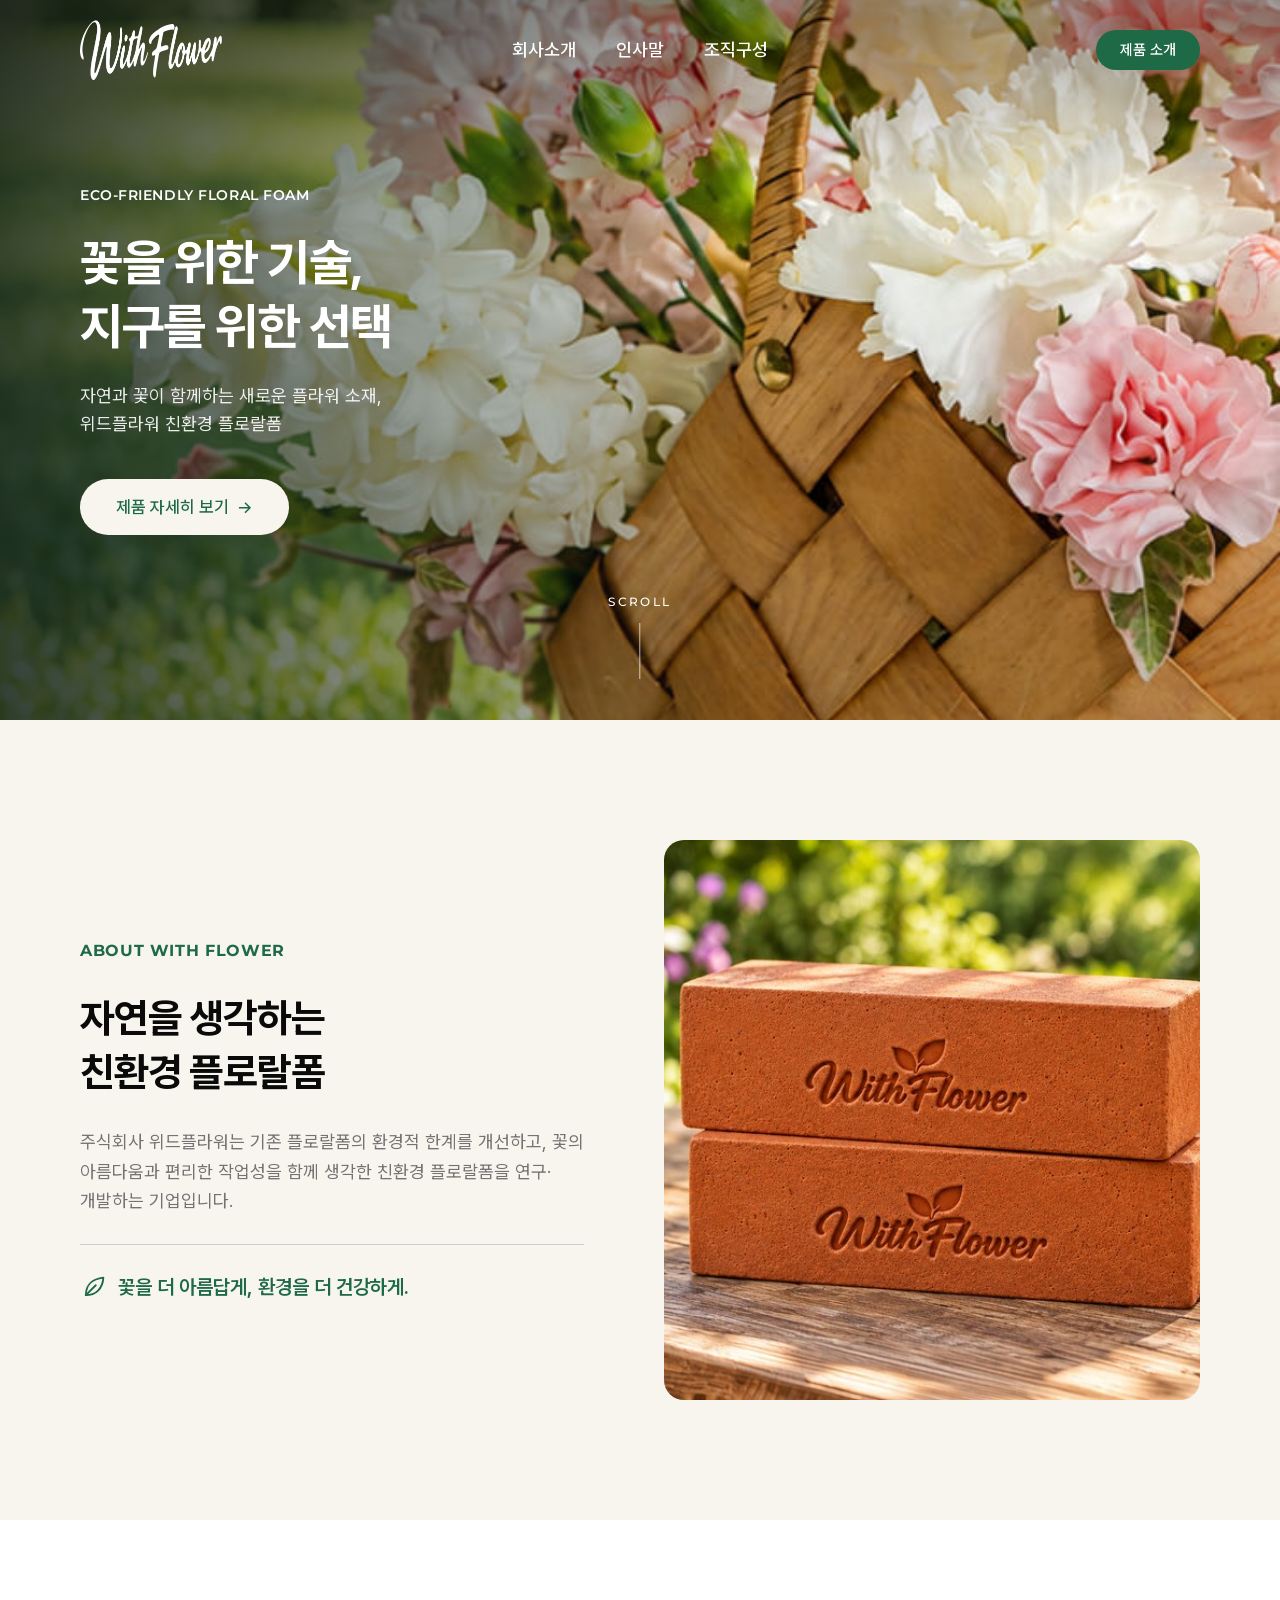
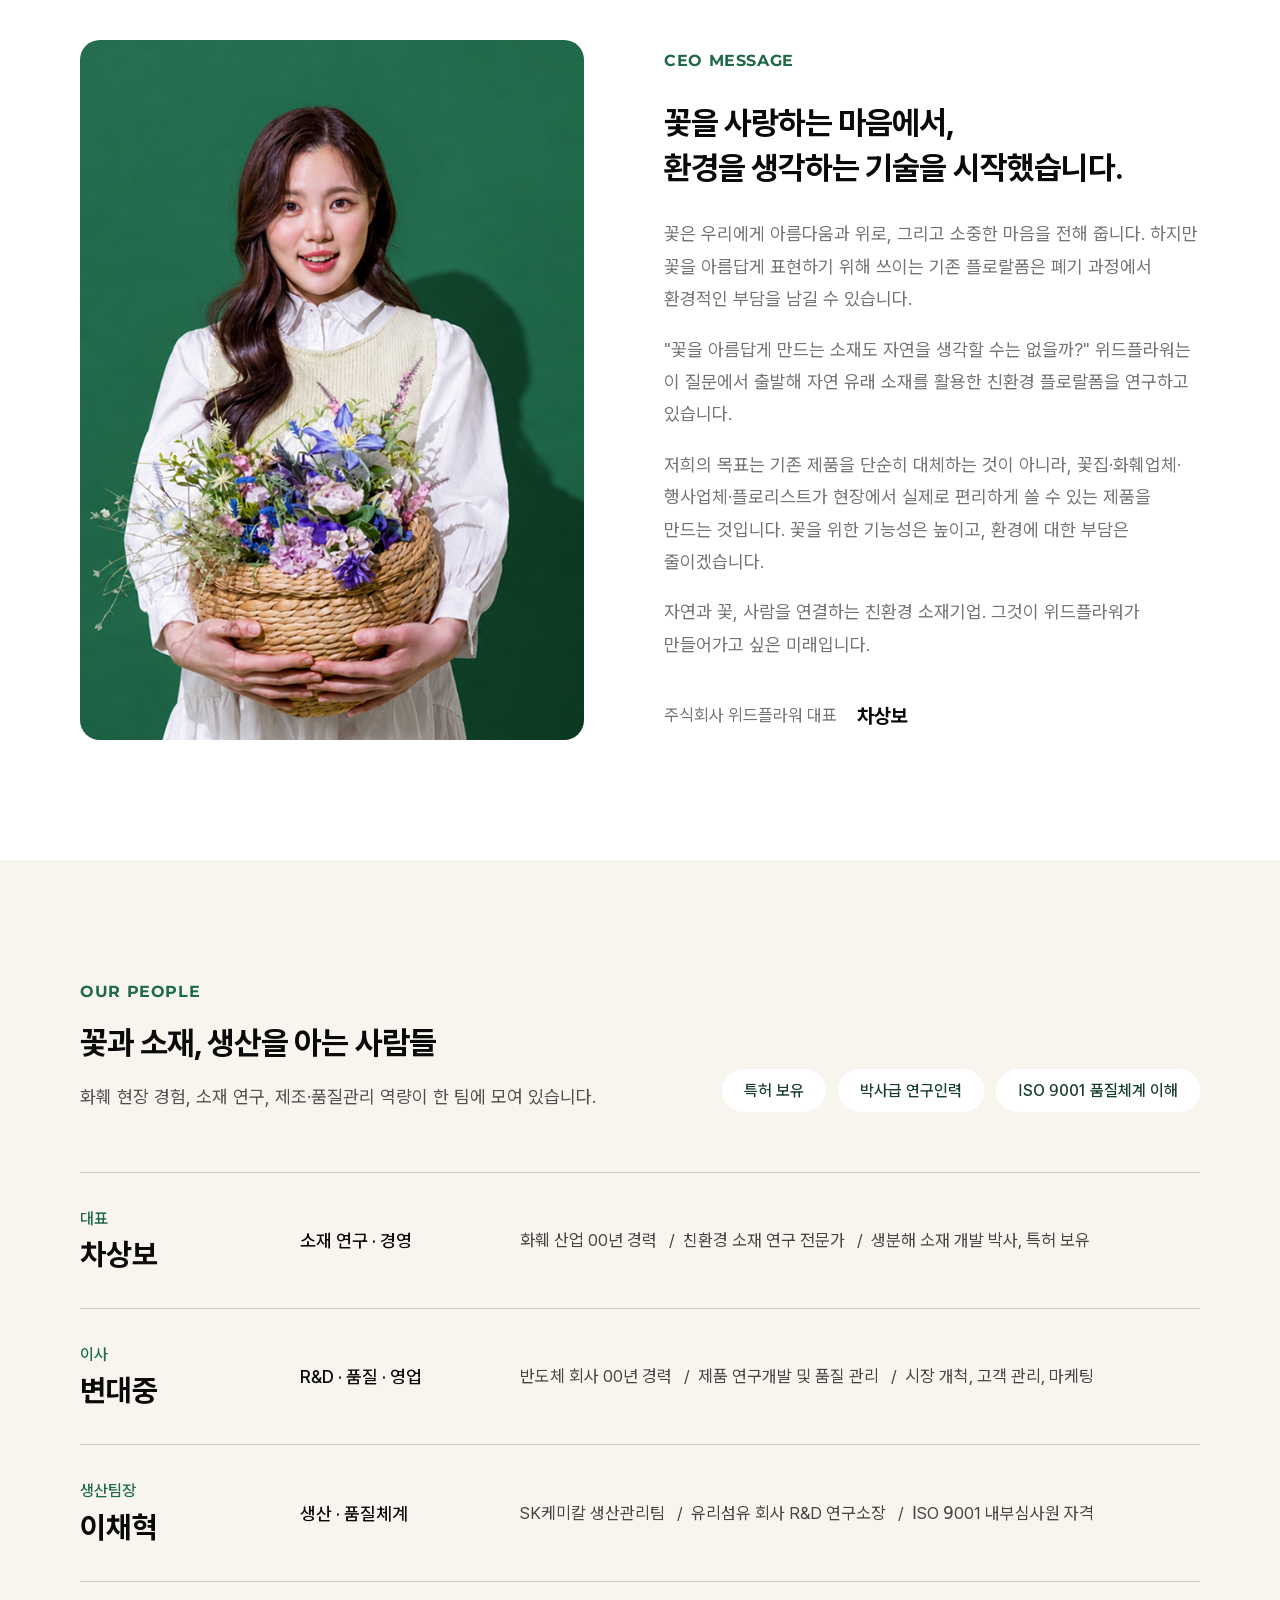
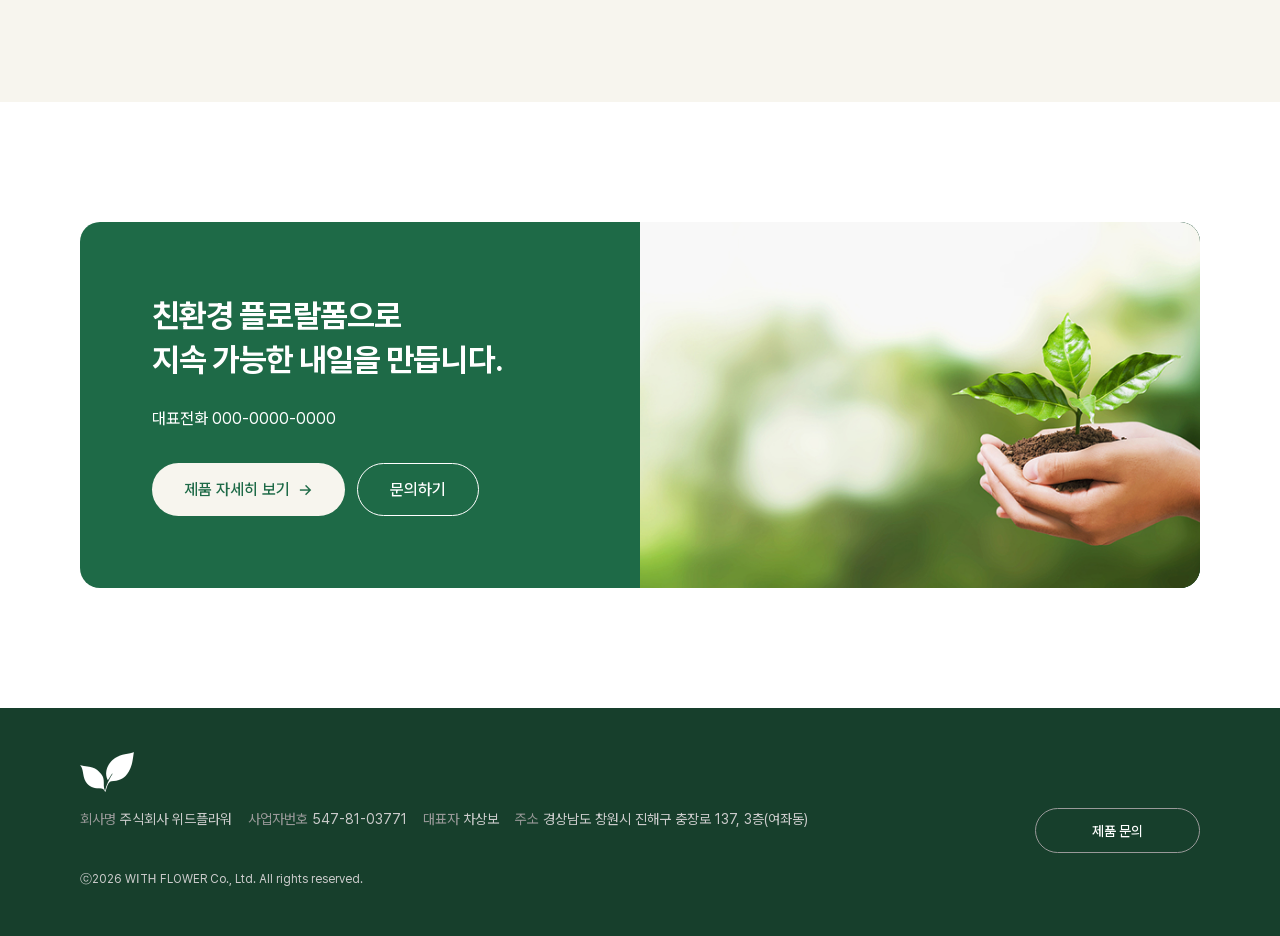
<file: index.html>
<!DOCTYPE html>
<html lang="ko">

<head>
    <meta charset="utf-8" />
    <meta name="viewport" content="width=device-width, initial-scale=1.0" />
    <meta name="format-detection" content="telephone=no" />

    <title>주식회사 위드플라워 | 친환경 플로랄폼</title>
    <meta name="description" content="꽃을 위한 기술, 지구를 위한 선택. 자연 유래 원료로 만든 위드플라워 친환경 플로랄폼" />
    <meta name="keywords" content="위드플라워, WithFlower, 친환경 플로랄폼, 생분해 플로랄폼, 플로랄폼" />
    <meta name="robots" content="index, follow" />
    <meta property="og:type" content="website" />
    <meta property="og:site_name" content="주식회사 위드플라워" />
    <meta property="og:title" content="주식회사 위드플라워 | 친환경 플로랄폼" />
    <meta property="og:description" content="꽃을 위한 기술, 지구를 위한 선택. 자연 유래 원료로 만든 위드플라워 친환경 플로랄폼" />
    <meta property="og:image" content="codeform/images/common/open-graph.jpg" />
    <meta property="og:locale" content="ko_KR" />
    <link rel="icon" href="codeform/images/common/favicon.ico" />
    <link rel="apple-touch-icon" href="codeform/images/common/favicon.png" />

    <link rel="stylesheet" href="codeform/css/font.css" />
    <link rel="stylesheet" href="codeform/css/variables.css" />
    <link rel="stylesheet" href="codeform/css/common.css" />
    <link rel="stylesheet" href="codeform/css/layout.css" />
    <link rel="stylesheet" href="codeform/css/main.css" />
</head>

<body>

    <header id="header">
        <div class="inner">
            <a class="header__logo" href="index.html">
                <picture>
                    <source media="(max-width: 767px)" srcset="codeform/images/common/logo_mo.png" />
                    <img src="codeform/images/common/logo.png" alt="With Flower 주식회사 위드플라워" />
                </picture>
            </a>
            <nav class="header__menu">
                <a href="#about">회사소개</a>
                <a href="#ceo">인사말</a>
                <a href="#people">조직구성</a>
            </nav>
            <a class="btn btn--primary btn--sm" href="product.html">제품 소개</a>
        </div>
    </header>

    <main>
        <section class="visual m-visual">
            <div class="visual__bg">
                <picture>
                    <source media="(max-width: 767px)" srcset="codeform/images/main/visual-mo.jpg" />
                    <img src="codeform/images/main/visual.jpg" alt="" />
                </picture>
            </div>
            <div class="inner">
                <div class="visual__text">
                    <p class="visual__eyebrow">ECO-FRIENDLY FLORAL FOAM</p>
                    <h2 class="visual__tit">꽃을 위한 기술,<br />지구를 위한 선택</h2>
                    <p class="visual__desc">자연과 꽃이 함께하는 새로운 플라워 소재,<br />위드플라워 친환경 플로랄폼</p>
                    <a class="btn btn--cream btn--lg" href="product.html">제품 자세히 보기&nbsp;&nbsp;→</a>
                </div>
            </div>
            <p class="visual__scroll">SCROLL</p>
        </section>

        <section id="about" class="m-about section bg-cream">
            <div class="inner">
                <div class="m-about__text">
                    <p class="sec-eyebrow">ABOUT WITH FLOWER</p>
                    <h2 class="sec-tit">자연을 생각하는<br />친환경 플로랄폼</h2>
                    <p class="sec-desc">주식회사 위드플라워는 기존 플로랄폼의 환경적 한계를 개선하고, 꽃의 아름다움과 편리한 작업성을 함께 생각한 친환경 플로랄폼을 연구·개발하는
                        기업입니다.</p>
                    <p class="m-about__quote"><img src="codeform/images/icons/icon-leaf-green.svg" alt="" />꽃을 더 아름답게,
                        환경을 더 건강하게.</p>
                </div>
                <div class="m-about__img img-box">
                    <picture>
                        <source media="(max-width: 767px)" srcset="codeform/images/main/about-mo.jpg" />
                        <img src="codeform/images/main/about.jpg" alt="위드플라워 친환경 플로랄폼" />
                    </picture>
                </div>
            </div>
        </section>

        <section id="ceo" class="m-ceo section">
            <div class="inner">
                <div class="m-ceo__img img-box">
                    <picture>
                        <source media="(max-width: 767px)" srcset="codeform/images/main/ceo-mo.jpg" />
                        <img src="codeform/images/main/ceo.jpg" alt="주식회사 위드플라워 대표 차상보" />
                    </picture>
                </div>
                <div class="m-ceo__text">
                    <p class="sec-eyebrow">CEO MESSAGE</p>
                    <h2 class="sec-tit">꽃을 사랑하는 마음에서,<br />환경을 생각하는 기술을 시작했습니다.</h2>
                    <div class="m-ceo__paragraphs">
                        <p>꽃은 우리에게 아름다움과 위로, 그리고 소중한 마음을 전해 줍니다. 하지만 꽃을 아름답게 표현하기 위해 쓰이는 기존 플로랄폼은 폐기 과정에서 환경적인 부담을 남길 수
                            있습니다.</p>
                        <p>"꽃을 아름답게 만드는 소재도 자연을 생각할 수는 없을까?" 위드플라워는 이 질문에서 출발해 자연 유래 소재를 활용한 친환경 플로랄폼을 연구하고 있습니다.</p>
                        <p>저희의 목표는 기존 제품을 단순히 대체하는 것이 아니라, 꽃집·화훼업체·행사업체·플로리스트가 현장에서 실제로 편리하게 쓸 수 있는 제품을 만드는 것입니다. 꽃을 위한
                            기능성은 높이고, 환경에 대한 부담은 줄이겠습니다.</p>
                        <p>자연과 꽃, 사람을 연결하는 친환경 소재기업. 그것이 위드플라워가 만들어가고 싶은 미래입니다.</p>
                    </div>
                    <p class="m-ceo__sign">주식회사 위드플라워 대표 <strong>차상보</strong></p>
                </div>
            </div>
        </section>

        <section id="people" class="m-people section bg-cream">
            <div class="inner">
                <div class="m-people__tit">
                    <p class="sec-eyebrow">OUR PEOPLE</p>
                    <h2 class="sec-tit">꽃과 소재, 생산을<br class="cf-mo" /> 아는 사람들</h2>
                    <p class="sec-desc">화훼 현장 경험, 소재 연구, 제조·품질관리 역량이 한 팀에 모여 있습니다.</p>
                </div>
                <ul class="m-people__badges">
                    <li>특허 보유</li>
                    <li>박사급 연구인력</li>
                    <li>ISO 9001 품질체계 이해</li>
                </ul>
                <div class="m-people__rows">
                    <div class="m-people__row">
                        <span class="m-people__role">대표</span>
                        <strong class="m-people__name">차상보</strong>
                        <em class="m-people__field">소재 연구 · 경영</em>
                        <ul class="m-people__career">
                            <li>화훼 산업 00년 경력</li>
                            <li>친환경 소재 연구 전문가</li>
                            <li>생분해 소재 개발 박사, 특허 보유</li>
                        </ul>
                    </div>
                    <div class="m-people__row">
                        <span class="m-people__role">이사</span>
                        <strong class="m-people__name">변대중</strong>
                        <em class="m-people__field">R&amp;D · 품질 · 영업</em>
                        <ul class="m-people__career">
                            <li>반도체 회사 00년 경력</li>
                            <li>제품 연구개발 및 품질 관리</li>
                            <li>시장 개척, 고객 관리, 마케팅</li>
                        </ul>
                    </div>
                    <div class="m-people__row">
                        <span class="m-people__role">생산팀장</span>
                        <strong class="m-people__name">이채혁</strong>
                        <em class="m-people__field">생산 · 품질체계</em>
                        <ul class="m-people__career">
                            <li>SK케미칼 생산관리팀</li>
                            <li>유리섬유 회사 R&amp;D 연구소장</li>
                            <li>ISO 9001 내부심사원 자격</li>
                        </ul>
                    </div>
                </div>
            </div>
        </section>

        <section id="contact" class="m-cta section">
            <div class="inner">
                <div class="m-cta__box">
                    <div class="m-cta__text">
                        <h2 class="m-cta__tit">친환경 플로랄폼으로<br />지속 가능한 내일을 만듭니다.</h2>
                        <p class="m-cta__tel">대표전화 000-0000-0000</p>
                        <div class="m-cta__btns">
                            <a class="btn btn--cream btn--md" href="product.html">제품 자세히 보기&nbsp;&nbsp;→</a>
                            <a class="btn btn--white btn--md js-inquiry" href="#inquiry">문의하기</a>
                        </div>
                    </div>
                    <div class="m-cta__img">
                        <picture>
                            <source media="(max-width: 767px)" srcset="codeform/images/main/cta-mo.jpg" />
                            <img src="codeform/images/main/cta.jpg" alt="" />
                        </picture>
                    </div>
                </div>
            </div>
        </section>
    </main>

    <footer id="footer">
        <div class="inner">
            <div>
                <img class="footer__symbol" src="codeform/images/common/symbol.png" alt="" />
                <dl class="footer__info">
                    <div>
                        <dt>회사명</dt>
                        <dd>주식회사 위드플라워</dd>
                    </div>
                    <div>
                        <dt>사업자번호</dt>
                        <dd>547-81-03771</dd>
                    </div>
                    <div>
                        <dt>대표자</dt>
                        <dd>차상보</dd>
                    </div>
                    <div>
                        <dt>주소</dt>
                        <dd>경상남도 창원시 진해구 충장로 137, 3층(여좌동)</dd>
                    </div>
                    <!-- <div>
                        <dt>이메일</dt>
                        <dd>이메일 (확인 필요)</dd>
                    </div> -->
                    <!-- <div>
                        <dt>대표전화</dt>
                        <dd>000-0000-0000</dd>
                    </div> -->
                </dl>
                <p class="footer__copy">ⓒ2026 WITH FLOWER Co., Ltd. All rights reserved.</p>
            </div>
            <a class="footer__btn btn js-inquiry" href="#inquiry">제품 문의</a>
        </div>
    </footer>


    <!-- 문의 팝업 -->
    <div class="modal" id="inquiryModal" aria-hidden="true">
        <div class="modal__dim"></div>
        <div class="modal__box" role="dialog" aria-modal="true" aria-labelledby="inquiryTitle">
            <button type="button" class="modal__close" aria-label="닫기"></button>

            <div class="modal__head">
                <p class="sec-eyebrow">CONTACT</p>
                <h3 class="modal__tit" id="inquiryTitle">제품 문의</h3>
                <p class="modal__desc">견적, 구매 등 궁금한 내용을 남겨 주시면 확인 후 연락드리겠습니다.</p>
            </div>

            <form class="sheetForm inquiry-form" method="POST" action="GOOGLE_APPS_SCRIPT_WEB_APP_URL"
                target="frAttachFiles" enctype="multipart/form-data" novalidate>
                <input type="hidden" name="formGoogleSheetName" value="responses" />
                <input type="hidden" name="formDataNameOrder"
                    value='["name","company","phone","email","type","contents","agree"]' />
                <input type="text" name="honeypot" class="honeypot" tabindex="-1" autocomplete="off" />

                <div class="form-row">
                    <label class="form-field">
                        <span class="form-label">이름 <em>*</em></span>
                        <input type="text" name="name" autocomplete="off" placeholder="이름을 입력해 주세요" />
                    </label>
                    <label class="form-field">
                        <span class="form-label">업체명</span>
                        <input type="text" name="company" autocomplete="off" placeholder="업체명 또는 소속" />
                    </label>
                </div>
                <div class="form-row">
                    <label class="form-field">
                        <span class="form-label">연락처 <em>*</em></span>
                        <input type="tel" name="phone" maxlength="13" inputmode="numeric" autocomplete="off"
                            placeholder="010-0000-0000" />
                    </label>
                    <label class="form-field">
                        <span class="form-label">이메일 <em>*</em></span>
                        <input type="email" name="email" autocomplete="off" placeholder="example@email.com" />
                    </label>
                </div>
                <div class="form-field">
                    <span class="form-label">문의 유형 <em>*</em></span>
                    <div class="form-radios">
                        <label><input type="radio" name="type" value="견적 문의" /><span>견적 문의</span></label>
                        <label><input type="radio" name="type" value="구매 문의" /><span>구매 문의</span></label>
                        <label><input type="radio" name="type" value="기타" /><span>기타</span></label>
                    </div>
                </div>
                <label class="form-field">
                    <span class="form-label">문의 내용 <em>*</em></span>
                    <textarea name="contents" rows="5"
                        placeholder="필요한 수량, 사용 용도, 희망 납기 등을 적어 주시면 더 정확히 안내드릴 수 있습니다"></textarea>
                </label>
                <label class="form-agree form-field">
                    <input type="checkbox" name="agree" value="동의" />
                    <span>개인정보 수집 및 이용에 동의합니다. <small>문의 응대 목적으로만 사용하며 처리 후 파기합니다.</small></span>
                </label>

                <p class="form-error" aria-live="polite"></p>
                <button type="button" class="btn btn--primary btn--md form-submit submit">문의 보내기</button>
                <iframe name="frAttachFiles" style="display: none"></iframe>
            </form>

            <div class="inquiry-done" hidden>
                <img src="codeform/images/icons/icon-leaf-green.svg" alt="" />
                <h3 class="modal__tit">문의가 접수되었습니다</h3>
                <p class="modal__desc">남겨 주신 연락처로 빠른 시일 내에 답변드리겠습니다.</p>
                <button type="button" class="btn btn--primary btn--md js-inquiry-close">닫기</button>
            </div>
        </div>
    </div>


    <script src="codeform/vendors/jquery/jquery.min.js"></script>
    <script src="codeform/js/custom.js"></script>
</body>

</html>
</file>
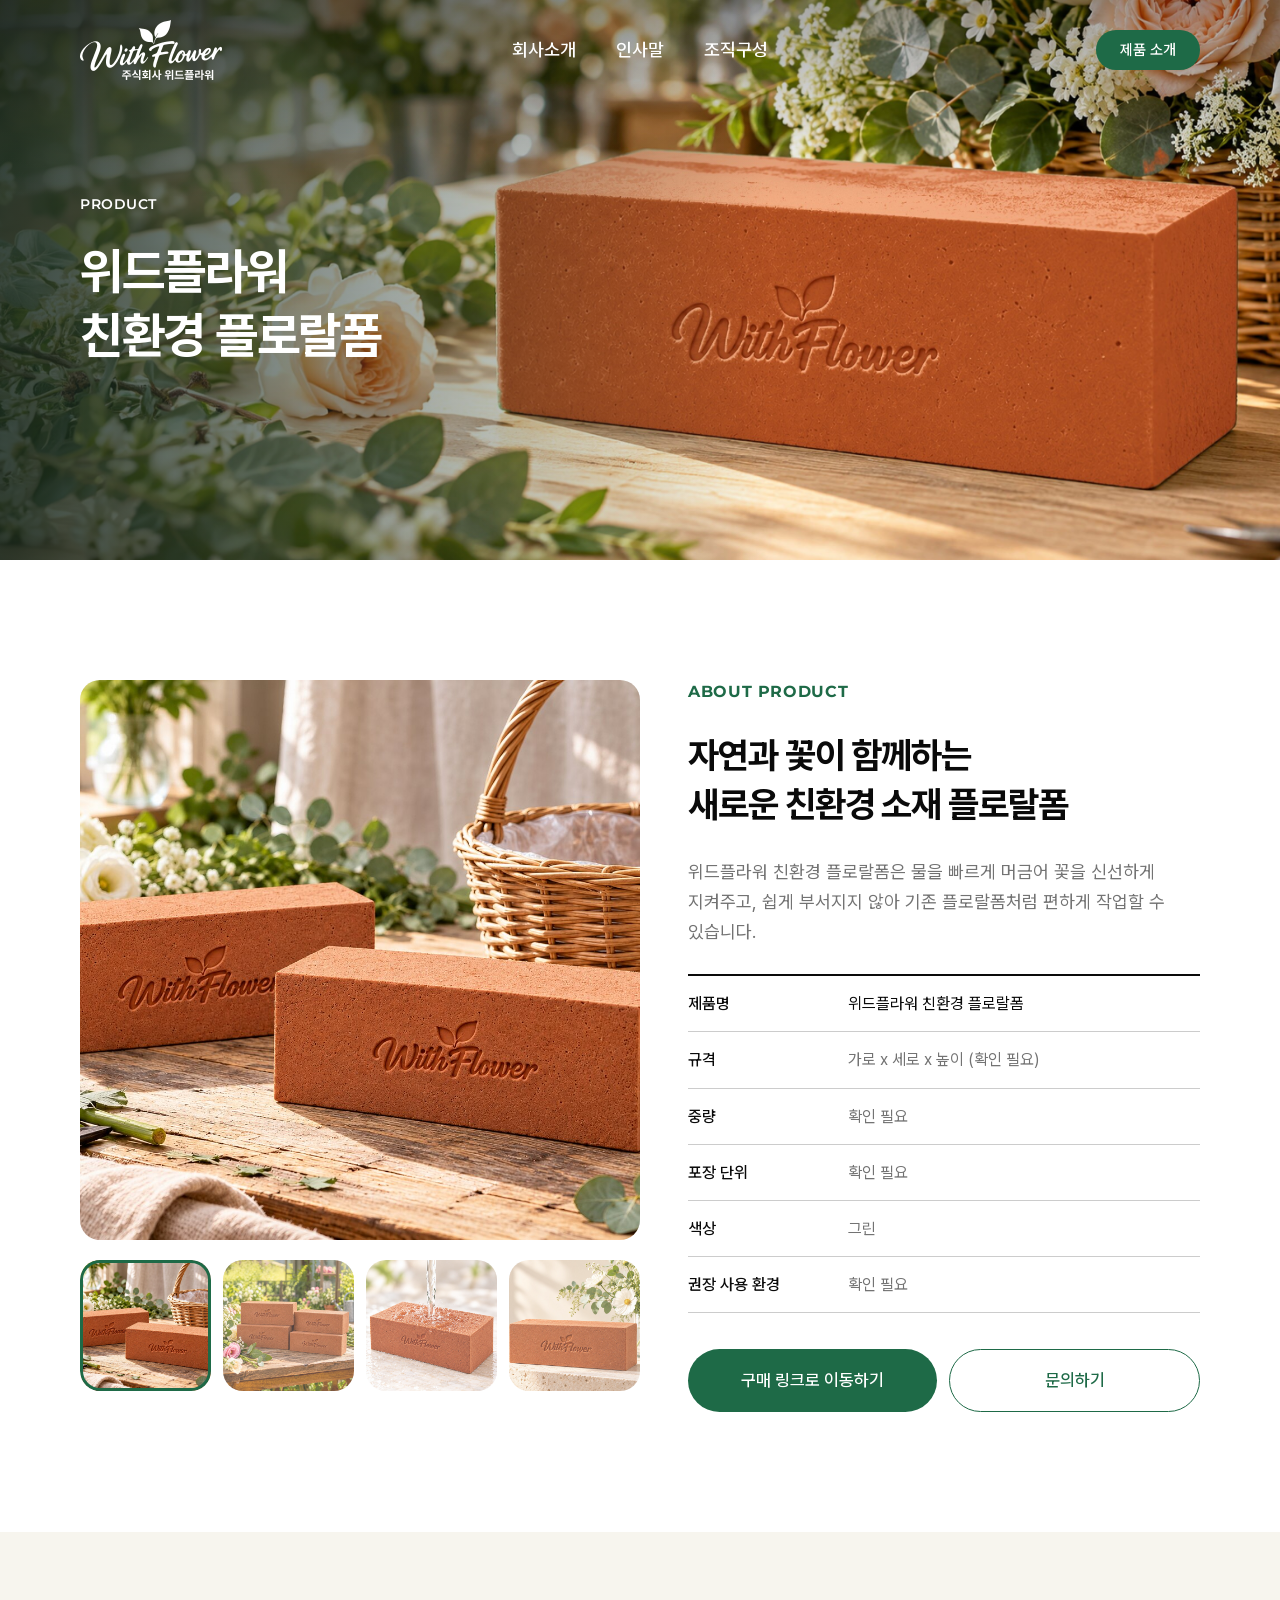
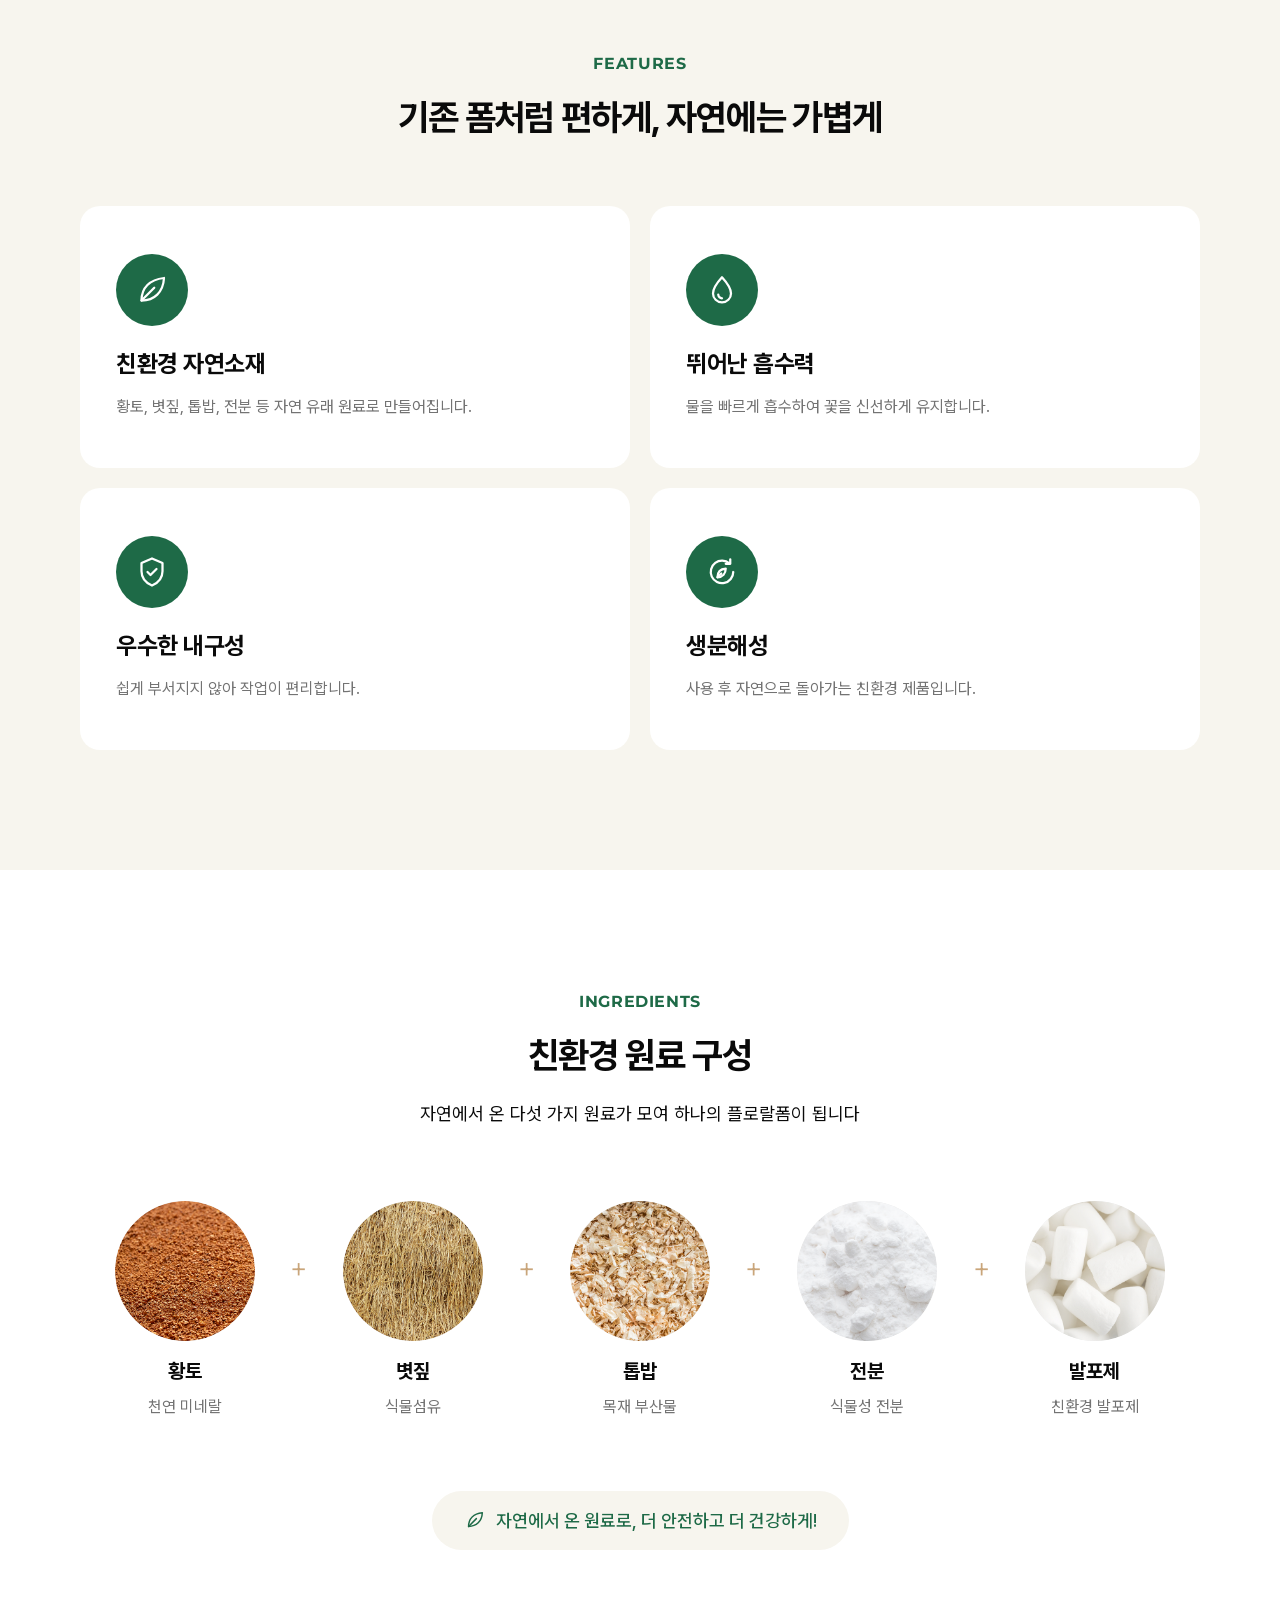
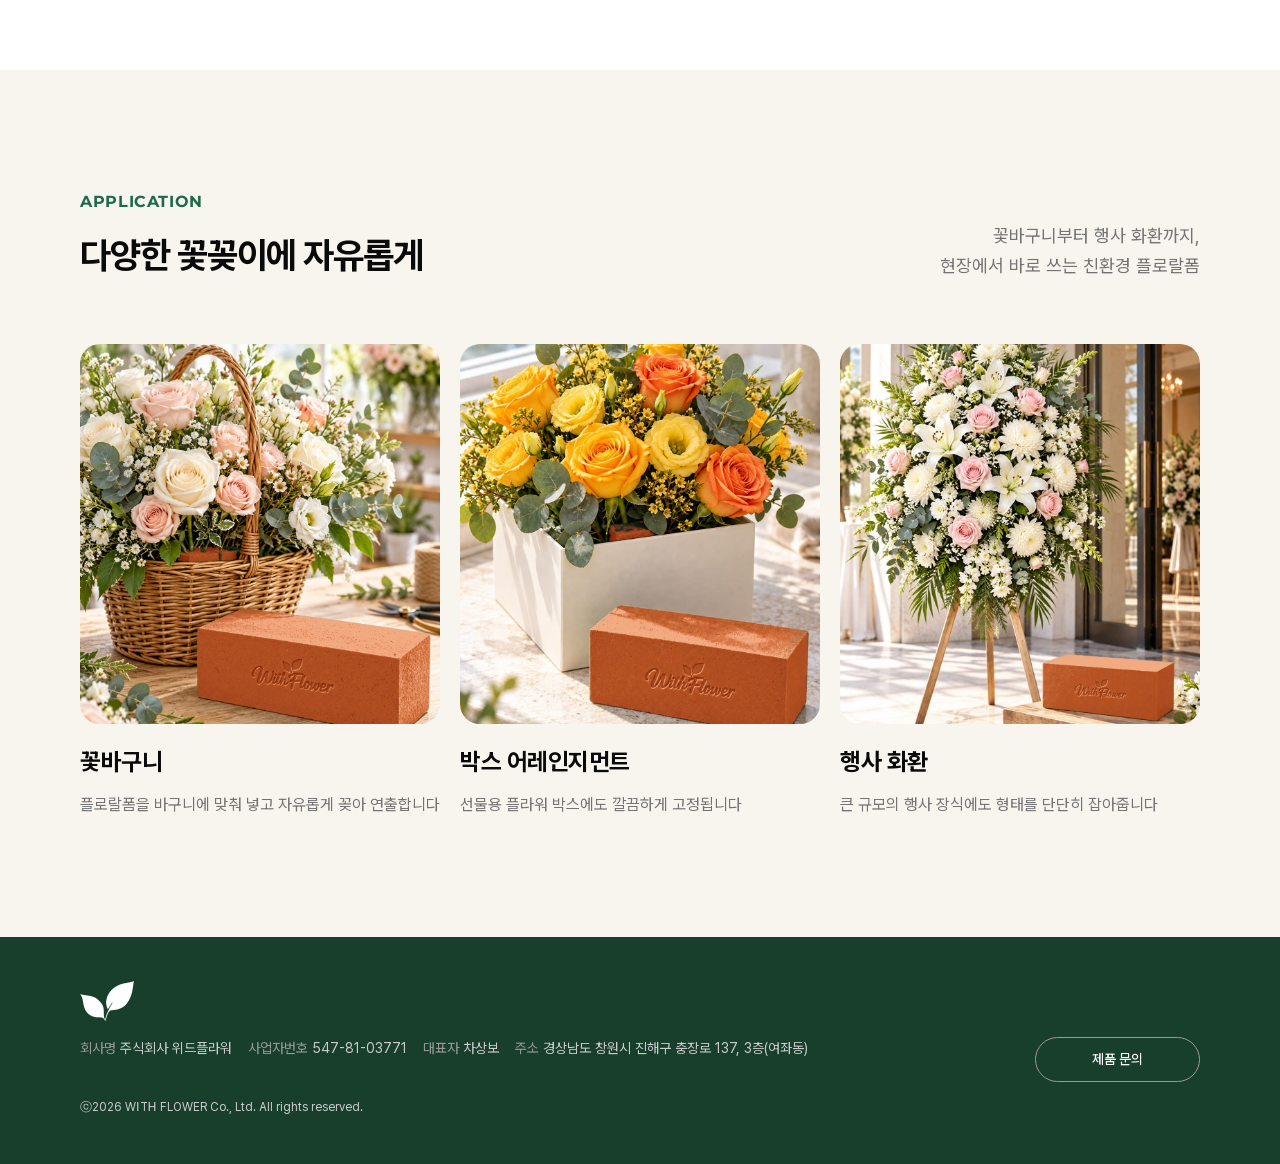
<file: product.html>
<!DOCTYPE html>
<html lang="ko">

<head>
    <meta charset="utf-8" />
    <meta name="viewport" content="width=device-width, initial-scale=1.0" />
    <meta name="format-detection" content="telephone=no" />

    <title>제품 소개 | 주식회사 위드플라워 친환경 플로랄폼</title>
    <meta name="description" content="황토, 볏짚, 톱밥, 전분 등 자연 유래 원료로 만든 위드플라워 친환경 플로랄폼. 뛰어난 흡수력과 내구성, 생분해성" />
    <meta name="keywords" content="위드플라워, WithFlower, 친환경 플로랄폼, 생분해 플로랄폼, 플로랄폼" />
    <meta name="robots" content="index, follow" />
    <meta property="og:type" content="website" />
    <meta property="og:site_name" content="주식회사 위드플라워" />
    <meta property="og:title" content="제품 소개 | 주식회사 위드플라워 친환경 플로랄폼" />
    <meta property="og:description" content="황토, 볏짚, 톱밥, 전분 등 자연 유래 원료로 만든 위드플라워 친환경 플로랄폼" />
    <meta property="og:image" content="codeform/images/common/open-graph.jpg" />
    <meta property="og:locale" content="ko_KR" />
    <link rel="icon" href="codeform/images/common/favicon.ico" />
    <link rel="apple-touch-icon" href="codeform/images/common/favicon.png" />

    <link rel="stylesheet" href="codeform/css/font.css" />
    <link rel="stylesheet" href="codeform/css/variables.css" />
    <link rel="stylesheet" href="codeform/css/common.css" />
    <link rel="stylesheet" href="codeform/css/layout.css" />
    <link rel="stylesheet" href="codeform/css/product.css" />
</head>

<body>

    <header id="header">
        <div class="inner">
            <a class="header__logo" href="index.html">
                <picture>
                    <source media="(max-width: 767px)" srcset="codeform/images/common/logo_mo.png" />
                    <img src="codeform/images/common/logo.png" alt="With Flower 주식회사 위드플라워" />
                </picture>
            </a>
            <nav class="header__menu">
                <a href="index.html#about">회사소개</a>
                <a href="index.html#ceo">인사말</a>
                <a href="index.html#people">조직구성</a>
            </nav>
            <a class="btn btn--primary btn--sm" href="product.html">제품 소개</a>
        </div>
    </header>

    <main>
        <section class="visual p-visual">
            <div class="visual__bg">
                <picture>
                    <source media="(max-width: 767px)" srcset="codeform/images/product/visual-mo.jpg" />
                    <img src="codeform/images/product/visual.jpg" alt="" />
                </picture>
            </div>
            <div class="inner">
                <div class="visual__text">
                    <p class="visual__eyebrow">PRODUCT</p>
                    <h2 class="visual__tit">위드플라워<br />친환경 플로랄폼</h2>
                </div>
            </div>
        </section>

        <section class="p-intro section">
            <div class="inner">
                <div class="p-gallery">
                    <div class="p-gallery__main img-box">
                        <img src="codeform/images/product/main.jpg" alt="위드플라워 친환경 플로랄폼" />
                    </div>
                    <div class="p-gallery__thumbs">
                        <button type="button" class="is-active" data-src="codeform/images/product/main.jpg"><img
                                src="codeform/images/product/main.jpg" alt="대표컷" /></button>
                        <button type="button" data-src="codeform/images/product/thumb-01.jpg"><img
                                src="codeform/images/product/thumb-01.jpg" alt="디테일컷" /></button>
                        <button type="button" data-src="codeform/images/product/thumb-02.jpg"><img
                                src="codeform/images/product/thumb-02.jpg" alt="기능컷" /></button>
                        <button type="button" data-src="codeform/images/product/thumb-03.jpg"><img
                                src="codeform/images/product/thumb-03.jpg" alt="연출컷" /></button>
                    </div>
                </div>
                <div class="p-intro__text">
                    <p class="sec-eyebrow">ABOUT PRODUCT</p>
                    <h2 class="sec-tit">자연과 꽃이 함께하는<br />새로운 친환경 소재 플로랄폼</h2>
                    <p class="sec-desc">위드플라워 친환경 플로랄폼은 물을 빠르게 머금어 꽃을 신선하게 지켜주고, 쉽게 부서지지 않아 기존 플로랄폼처럼 편하게 작업할 수 있습니다.
                    </p>
                    <table class="p-spec">
                        <tbody>
                            <tr>
                                <th>제품명</th>
                                <td>위드플라워 친환경 플로랄폼</td>
                            </tr>
                            <tr>
                                <th>규격</th>
                                <td>가로 x 세로 x 높이 (확인 필요)</td>
                            </tr>
                            <tr>
                                <th>중량</th>
                                <td>확인 필요</td>
                            </tr>
                            <tr>
                                <th>포장 단위</th>
                                <td>확인 필요</td>
                            </tr>
                            <tr class="is-dark">
                                <th>색상</th>
                                <td>그린</td>
                            </tr>
                            <tr>
                                <th>권장 사용 환경</th>
                                <td>확인 필요</td>
                            </tr>
                        </tbody>
                    </table>
                    <div class="p-intro__btns">
                        <a class="btn btn--primary" href="#" target="_blank" rel="noopener">구매 링크로 이동하기</a>
                        <a class="btn btn--line js-inquiry" href="#inquiry">문의하기</a>
                    </div>
                </div>
            </div>
        </section>

        <section class="p-features section bg-cream">
            <div class="inner">
                <div class="p-features__tit">
                    <p class="sec-eyebrow">FEATURES</p>
                    <h2 class="sec-tit">기존 폼처럼 편하게,<br class="cf-mo" /> 자연에는 가볍게</h2>
                </div>
                <ul class="p-features__list">
                    <li>
                        <span class="p-features__icon"><img src="codeform/images/icons/icon-leaf.svg" alt="" /></span>
                        <div>
                            <h3>친환경 자연소재</h3>
                            <p>황토, 볏짚, 톱밥, 전분 등 자연 유래 원료로 만들어집니다.</p>
                        </div>
                    </li>
                    <li>
                        <span class="p-features__icon"><img src="codeform/images/icons/icon-drop.svg" alt="" /></span>
                        <div>
                            <h3>뛰어난 흡수력</h3>
                            <p>물을 빠르게 흡수하여 꽃을 신선하게 유지합니다.</p>
                        </div>
                    </li>
                    <li>
                        <span class="p-features__icon"><img src="codeform/images/icons/icon-shield.svg" alt="" /></span>
                        <div>
                            <h3>우수한 내구성</h3>
                            <p>쉽게 부서지지 않아 작업이 편리합니다.</p>
                        </div>
                    </li>
                    <li>
                        <span class="p-features__icon"><img src="codeform/images/icons/icon-cycle.svg" alt="" /></span>
                        <div>
                            <h3>생분해성</h3>
                            <p>사용 후 자연으로 돌아가는 친환경 제품입니다.</p>
                        </div>
                    </li>
                </ul>
            </div>
        </section>

        <section class="p-ing section">
            <div class="inner">
                <div class="p-ing__tit">
                    <p class="sec-eyebrow">INGREDIENTS</p>
                    <h2 class="sec-tit">친환경 원료 구성</h2>
                    <p class="sec-desc">자연에서 온 다섯 가지 원료가 모여<br class="cf-mo" /> 하나의 플로랄폼이 됩니다</p>
                </div>
                <div class="p-ing__list">
                    <div class="p-ing__item">
                        <div class="p-ing__img img-box"><img src="codeform/images/product/ing-01.png" alt="황토" /></div>
                        <h3>황토</h3>
                        <p>천연 미네랄</p>
                    </div>
                    <span class="p-ing__plus">+</span>
                    <div class="p-ing__item">
                        <div class="p-ing__img img-box"><img src="codeform/images/product/ing-02.png" alt="볏짚" /></div>
                        <h3>볏짚</h3>
                        <p>식물섬유</p>
                    </div>
                    <span class="p-ing__plus">+</span>
                    <div class="p-ing__item">
                        <div class="p-ing__img img-box"><img src="codeform/images/product/ing-03.png" alt="톱밥" /></div>
                        <h3>톱밥</h3>
                        <p>목재 부산물</p>
                    </div>
                    <span class="p-ing__plus">+</span>
                    <div class="p-ing__item">
                        <div class="p-ing__img img-box"><img src="codeform/images/product/ing-04.png" alt="전분" /></div>
                        <h3>전분</h3>
                        <p>식물성 전분</p>
                    </div>
                    <span class="p-ing__plus">+</span>
                    <div class="p-ing__item">
                        <div class="p-ing__img img-box"><img src="codeform/images/product/ing-05.png" alt="발포제" /></div>
                        <h3>발포제</h3>
                        <p>친환경 발포제</p>
                    </div>
                </div>
                <p class="p-ing__copy"><img src="codeform/images/icons/icon-leaf-green.svg" alt="" />자연에서 온 원료로, 더 안전하고
                    더 건강하게!</p>
            </div>
        </section>

        <section class="p-cases section bg-cream">
            <div class="inner">
                <div class="p-cases__tit">
                    <div>
                        <p class="sec-eyebrow">APPLICATION</p>
                        <h2 class="sec-tit">다양한 꽃꽂이에 자유롭게</h2>
                    </div>
                    <p class="sec-desc">꽃바구니부터 행사 화환까지,<br class="cf-pc" /> 현장에서 바로 쓰는 친환경 플로랄폼</p>
                </div>
                <ul class="p-cases__list">
                    <li>
                        <div class="p-cases__img img-box">
                            <picture>
                                <source media="(max-width: 767px)" srcset="codeform/images/product/case-01-mo.jpg" />
                                <img src="codeform/images/product/case-01.jpg" alt="꽃바구니" />
                            </picture>
                        </div>
                        <h3>꽃바구니</h3>
                        <p>플로랄폼을 바구니에 맞춰 넣고 자유롭게 꽂아 연출합니다</p>
                    </li>
                    <li>
                        <div class="p-cases__img img-box">
                            <picture>
                                <source media="(max-width: 767px)" srcset="codeform/images/product/case-02-mo.jpg" />
                                <img src="codeform/images/product/case-02.jpg" alt="박스 어레인지먼트" />
                            </picture>
                        </div>
                        <h3>박스 어레인지먼트</h3>
                        <p>선물용 플라워 박스에도 깔끔하게 고정됩니다</p>
                    </li>
                    <li>
                        <div class="p-cases__img img-box">
                            <picture>
                                <source media="(max-width: 767px)" srcset="codeform/images/product/case-03-mo.jpg" />
                                <img src="codeform/images/product/case-03.jpg" alt="행사 화환" />
                            </picture>
                        </div>
                        <h3>행사 화환</h3>
                        <p>큰 규모의 행사 장식에도 형태를 단단히 잡아줍니다</p>
                    </li>
                </ul>
            </div>
        </section>
    </main>

    <footer id="footer">
        <div class="inner">
            <div>
                <img class="footer__symbol" src="codeform/images/common/symbol.png" alt="" />
                <dl class="footer__info">
                    <div>
                        <dt>회사명</dt>
                        <dd>주식회사 위드플라워</dd>
                    </div>
                    <div>
                        <dt>사업자번호</dt>
                        <dd>547-81-03771</dd>
                    </div>
                    <div>
                        <dt>대표자</dt>
                        <dd>차상보</dd>
                    </div>
                    <div>
                        <dt>주소</dt>
                        <dd>경상남도 창원시 진해구 충장로 137, 3층(여좌동)</dd>
                    </div>
                    <!-- <div>
                        <dt>이메일</dt>
                        <dd>이메일 (확인 필요)</dd>
                    </div> -->
                    <!-- <div>
                        <dt>대표전화</dt>
                        <dd>000-0000-0000</dd>
                    </div> -->
                </dl>
                <p class="footer__copy">ⓒ2026 WITH FLOWER Co., Ltd. All rights reserved.</p>
            </div>
            <a class="footer__btn btn js-inquiry" href="#inquiry">제품 문의</a>
        </div>
    </footer>

    <!-- 문의 팝업 -->
    <div class="modal" id="inquiryModal" aria-hidden="true">
        <div class="modal__dim"></div>
        <div class="modal__box" role="dialog" aria-modal="true" aria-labelledby="inquiryTitle">
            <button type="button" class="modal__close" aria-label="닫기"></button>

            <div class="modal__head">
                <p class="sec-eyebrow">CONTACT</p>
                <h3 class="modal__tit" id="inquiryTitle">제품 문의</h3>
                <p class="modal__desc">견적, 구매 등 궁금한 내용을 남겨 주시면 확인 후 연락드리겠습니다.</p>
            </div>

            <form class="sheetForm inquiry-form" method="POST" action="GOOGLE_APPS_SCRIPT_WEB_APP_URL"
                target="frAttachFiles" enctype="multipart/form-data" novalidate>
                <input type="hidden" name="formGoogleSheetName" value="responses" />
                <input type="hidden" name="formDataNameOrder"
                    value='["name","company","phone","email","type","contents","agree"]' />
                <input type="text" name="honeypot" class="honeypot" tabindex="-1" autocomplete="off" />

                <div class="form-row">
                    <label class="form-field">
                        <span class="form-label">이름 <em>*</em></span>
                        <input type="text" name="name" autocomplete="off" placeholder="이름을 입력해 주세요" />
                    </label>
                    <label class="form-field">
                        <span class="form-label">업체명</span>
                        <input type="text" name="company" autocomplete="off" placeholder="업체명 또는 소속" />
                    </label>
                </div>
                <div class="form-row">
                    <label class="form-field">
                        <span class="form-label">연락처 <em>*</em></span>
                        <input type="tel" name="phone" maxlength="13" inputmode="numeric" autocomplete="off"
                            placeholder="010-0000-0000" />
                    </label>
                    <label class="form-field">
                        <span class="form-label">이메일 <em>*</em></span>
                        <input type="email" name="email" autocomplete="off" placeholder="example@email.com" />
                    </label>
                </div>
                <div class="form-field">
                    <span class="form-label">문의 유형 <em>*</em></span>
                    <div class="form-radios">
                        <label><input type="radio" name="type" value="견적 문의" /><span>견적 문의</span></label>
                        <label><input type="radio" name="type" value="구매 문의" /><span>구매 문의</span></label>
                        <label><input type="radio" name="type" value="기타" /><span>기타</span></label>
                    </div>
                </div>
                <label class="form-field">
                    <span class="form-label">문의 내용 <em>*</em></span>
                    <textarea name="contents" rows="5"
                        placeholder="필요한 수량, 사용 용도, 희망 납기 등을 적어 주시면 더 정확히 안내드릴 수 있습니다"></textarea>
                </label>
                <label class="form-agree form-field">
                    <input type="checkbox" name="agree" value="동의" />
                    <span>개인정보 수집 및 이용에 동의합니다. <small>문의 응대 목적으로만 사용하며 처리 후 파기합니다.</small></span>
                </label>

                <p class="form-error" aria-live="polite"></p>
                <button type="button" class="btn btn--primary btn--md form-submit submit">문의 보내기</button>
                <iframe name="frAttachFiles" style="display: none"></iframe>
            </form>

            <div class="inquiry-done" hidden>
                <img src="codeform/images/icons/icon-leaf-green.svg" alt="" />
                <h3 class="modal__tit">문의가 접수되었습니다</h3>
                <p class="modal__desc">남겨 주신 연락처로 빠른 시일 내에 답변드리겠습니다.</p>
                <button type="button" class="btn btn--primary btn--md js-inquiry-close">닫기</button>
            </div>
        </div>
    </div>

    <script src="codeform/vendors/jquery/jquery.min.js"></script>
    <script src="codeform/js/custom.js"></script>
</body>

</html>
</file>
<file: codeform/css/font.css>
@font-face {
    font-family: "Montserrat Variable";
    font-style: normal;
    font-weight: 100 900;
    font-display: swap;
    src: url("../../fonts/Montserrat-Variable.ttf") format("truetype");
}

:root {
    --font-base: "Pretendard Variable", Pretendard, -apple-system, BlinkMacSystemFont, system-ui, "Apple SD Gothic Neo", "Noto Sans KR", "Malgun Gothic", sans-serif;
    --font-en: "Montserrat Variable", Montserrat, var(--font-base);
}

/* Pretendard Variable 1.3.9 dynamic subset (OFL) */
@font-face{font-family:'Pretendard Variable';font-style:normal;font-display:swap;font-weight:45 920;src:url(../../fonts/pretendard/PretendardVariable.subset.0.woff2) format('woff2-variations');unicode-range:U+f9ca-fa0b,U+ff03-ff05,U+ff07,U+ff0a-ff0b,U+ff0d-ff19,U+ff1b,U+ff1d,U+ff20-ff5b,U+ff5d,U+ffe0-ffe3,U+ffe5-ffe6}
@font-face{font-family:'Pretendard Variable';font-style:normal;font-display:swap;font-weight:45 920;src:url(../../fonts/pretendard/PretendardVariable.subset.1.woff2) format('woff2-variations');unicode-range:U+d723-d728,U+d72a-d733,U+d735-d748,U+d74a-d74f,U+d752-d753,U+d755-d757,U+d75a-d75f,U+d762-d764,U+d766-d768,U+d76a-d76b,U+d76d-d76f,U+d771-d787,U+d789-d78b,U+d78d-d78f,U+d791-d797,U+d79a,U+d79c,U+d79e-d7a3,U+f900-f909,U+f90b-f92e}
@font-face{font-family:'Pretendard Variable';font-style:normal;font-display:swap;font-weight:45 920;src:url(../../fonts/pretendard/PretendardVariable.subset.2.woff2) format('woff2-variations');unicode-range:U+d679-d68b,U+d68e-d69e,U+d6a0,U+d6a2-d6a7,U+d6a9-d6c3,U+d6c6-d6c7,U+d6c9-d6cb,U+d6cd-d6d3,U+d6d5-d6d6,U+d6d8-d6e3,U+d6e5-d6e7,U+d6e9-d6fb,U+d6fd-d717,U+d719-d71f,U+d721-d722}
@font-face{font-family:'Pretendard Variable';font-style:normal;font-display:swap;font-weight:45 920;src:url(../../fonts/pretendard/PretendardVariable.subset.3.woff2) format('woff2-variations');unicode-range:U+d5bc-d5c7,U+d5ca-d5cb,U+d5cd-d5cf,U+d5d1-d5d7,U+d5d9-d5da,U+d5dc,U+d5de-d5e3,U+d5e6-d5e7,U+d5e9-d5eb,U+d5ed-d5f6,U+d5f8,U+d5fa-d5ff,U+d602-d603,U+d605-d607,U+d609-d60f,U+d612-d613,U+d616-d61b,U+d61d-d637,U+d63a-d63b,U+d63d-d63f,U+d641-d647,U+d64a-d64c,U+d64e-d653,U+d656-d657,U+d659-d65b,U+d65d-d666,U+d668,U+d66a-d678}
@font-face{font-family:'Pretendard Variable';font-style:normal;font-display:swap;font-weight:45 920;src:url(../../fonts/pretendard/PretendardVariable.subset.4.woff2) format('woff2-variations');unicode-range:U+d507,U+d509-d50b,U+d50d-d513,U+d515-d53b,U+d53e-d53f,U+d541-d543,U+d545-d54c,U+d54e,U+d550,U+d552-d557,U+d55a-d55b,U+d55d-d55f,U+d561-d564,U+d566-d567,U+d56a,U+d56c,U+d56e-d573,U+d576-d577,U+d579-d583,U+d585-d586,U+d58a-d5a4,U+d5a6-d5bb}
@font-face{font-family:'Pretendard Variable';font-style:normal;font-display:swap;font-weight:45 920;src:url(../../fonts/pretendard/PretendardVariable.subset.5.woff2) format('woff2-variations');unicode-range:U+d464-d477,U+d47a-d47b,U+d47d-d47f,U+d481-d487,U+d489-d48a,U+d48c,U+d48e-d4e7,U+d4e9-d503,U+d505-d506}
@font-face{font-family:'Pretendard Variable';font-style:normal;font-display:swap;font-weight:45 920;src:url(../../fonts/pretendard/PretendardVariable.subset.6.woff2) format('woff2-variations');unicode-range:U+d3bf-d3c7,U+d3ca-d3cf,U+d3d1-d3eb,U+d3ee-d3ef,U+d3f1-d3f3,U+d3f5-d3fb,U+d3fd-d400,U+d402-d45b,U+d45d-d463}
@font-face{font-family:'Pretendard Variable';font-style:normal;font-display:swap;font-weight:45 920;src:url(../../fonts/pretendard/PretendardVariable.subset.7.woff2) format('woff2-variations');unicode-range:U+d2ff,U+d302-d304,U+d306-d30b,U+d30f,U+d311-d313,U+d315-d31b,U+d31e,U+d322-d324,U+d326-d327,U+d32a-d32b,U+d32d-d32f,U+d331-d337,U+d339-d33c,U+d33e-d37b,U+d37e-d37f,U+d381-d383,U+d385-d38b,U+d38e-d390,U+d392-d397,U+d39a-d39b,U+d39d-d39f,U+d3a1-d3a7,U+d3a9-d3aa,U+d3ac,U+d3ae-d3b3,U+d3b5-d3b7,U+d3b9-d3bb,U+d3bd-d3be}
@font-face{font-family:'Pretendard Variable';font-style:normal;font-display:swap;font-weight:45 920;src:url(../../fonts/pretendard/PretendardVariable.subset.8.woff2) format('woff2-variations');unicode-range:U+d257-d27f,U+d281-d29b,U+d29d-d29f,U+d2a1-d2ab,U+d2ad-d2b7,U+d2ba-d2bb,U+d2bd-d2bf,U+d2c1-d2c7,U+d2c9-d2ef,U+d2f2-d2f3,U+d2f5-d2f7,U+d2f9-d2fe}
@font-face{font-family:'Pretendard Variable';font-style:normal;font-display:swap;font-weight:45 920;src:url(../../fonts/pretendard/PretendardVariable.subset.9.woff2) format('woff2-variations');unicode-range:U+d1b4,U+d1b6-d1f3,U+d1f5-d22b,U+d22e-d22f,U+d231-d233,U+d235-d23b,U+d23d-d240,U+d242-d256}
@font-face{font-family:'Pretendard Variable';font-style:normal;font-display:swap;font-weight:45 920;src:url(../../fonts/pretendard/PretendardVariable.subset.10.woff2) format('woff2-variations');unicode-range:U+d105-d12f,U+d132-d133,U+d135-d137,U+d139-d13f,U+d141-d142,U+d144,U+d146-d14b,U+d14e-d14f,U+d151-d153,U+d155-d15b,U+d15e-d187,U+d189-d19f,U+d1a2-d1a3,U+d1a5-d1a7,U+d1a9-d1af,U+d1b2-d1b3}
@font-face{font-family:'Pretendard Variable';font-style:normal;font-display:swap;font-weight:45 920;src:url(../../fonts/pretendard/PretendardVariable.subset.11.woff2) format('woff2-variations');unicode-range:U+d04b-d04f,U+d051-d057,U+d059-d06b,U+d06d-d06f,U+d071-d073,U+d075-d07b,U+d07e-d0a3,U+d0a6-d0a7,U+d0a9-d0ab,U+d0ad-d0b3,U+d0b6,U+d0b8,U+d0ba-d0bf,U+d0c2-d0c3,U+d0c5-d0c7,U+d0c9-d0cf,U+d0d2,U+d0d6-d0db,U+d0de-d0df,U+d0e1-d0e3,U+d0e5-d0eb,U+d0ee-d0f0,U+d0f2-d104}
@font-face{font-family:'Pretendard Variable';font-style:normal;font-display:swap;font-weight:45 920;src:url(../../fonts/pretendard/PretendardVariable.subset.12.woff2) format('woff2-variations');unicode-range:U+cfa2-cfc3,U+cfc5-cfdf,U+cfe2-cfe3,U+cfe5-cfe7,U+cfe9-cff4,U+cff6-cffb,U+cffd-cfff,U+d001-d003,U+d005-d017,U+d019-d033,U+d036-d037,U+d039-d03b,U+d03d-d04a}
@font-face{font-family:'Pretendard Variable';font-style:normal;font-display:swap;font-weight:45 920;src:url(../../fonts/pretendard/PretendardVariable.subset.13.woff2) format('woff2-variations');unicode-range:U+cef0-cef3,U+cef6,U+cef9-ceff,U+cf01-cf03,U+cf05-cf07,U+cf09-cf0f,U+cf11-cf12,U+cf14-cf1b,U+cf1d-cf1f,U+cf21-cf2f,U+cf31-cf53,U+cf56-cf57,U+cf59-cf5b,U+cf5d-cf63,U+cf66,U+cf68,U+cf6a-cf6f,U+cf71-cf84,U+cf86-cf8b,U+cf8d-cfa1}
@font-face{font-family:'Pretendard Variable';font-style:normal;font-display:swap;font-weight:45 920;src:url(../../fonts/pretendard/PretendardVariable.subset.14.woff2) format('woff2-variations');unicode-range:U+ce3c-ce57,U+ce5a-ce5b,U+ce5d-ce5f,U+ce61-ce67,U+ce6a,U+ce6c,U+ce6e-ce73,U+ce76-ce77,U+ce79-ce7b,U+ce7d-ce83,U+ce85-ce88,U+ce8a-ce8f,U+ce91-ce93,U+ce95-ce97,U+ce99-ce9f,U+cea2,U+cea4-ceab,U+cead-cee3,U+cee6-cee7,U+cee9-ceeb,U+ceed-ceef}
@font-face{font-family:'Pretendard Variable';font-style:normal;font-display:swap;font-weight:45 920;src:url(../../fonts/pretendard/PretendardVariable.subset.15.woff2) format('woff2-variations');unicode-range:U+cd92-cd93,U+cd96-cd97,U+cd99-cd9b,U+cd9d-cda3,U+cda6-cda8,U+cdaa-cdaf,U+cdb1-cdc3,U+cdc5-cdcb,U+cdcd-cde7,U+cde9-ce03,U+ce05-ce1f,U+ce22-ce34,U+ce36-ce3b}
@font-face{font-family:'Pretendard Variable';font-style:normal;font-display:swap;font-weight:45 920;src:url(../../fonts/pretendard/PretendardVariable.subset.16.woff2) format('woff2-variations');unicode-range:U+ccef-cd07,U+cd0a-cd0b,U+cd0d-cd1a,U+cd1c,U+cd1e-cd2b,U+cd2d-cd5b,U+cd5d-cd77,U+cd79-cd91}
@font-face{font-family:'Pretendard Variable';font-style:normal;font-display:swap;font-weight:45 920;src:url(../../fonts/pretendard/PretendardVariable.subset.17.woff2) format('woff2-variations');unicode-range:U+cc3f-cc43,U+cc46-cc47,U+cc49-cc4b,U+cc4d-cc53,U+cc55-cc58,U+cc5a-cc5f,U+cc61-cc97,U+cc9a-cc9b,U+cc9d-cc9f,U+cca1-cca7,U+ccaa,U+ccac,U+ccae-ccb3,U+ccb6-ccb7,U+ccb9-ccbb,U+ccbd-cccf,U+ccd1-cce3,U+cce5-ccee}
@font-face{font-family:'Pretendard Variable';font-style:normal;font-display:swap;font-weight:45 920;src:url(../../fonts/pretendard/PretendardVariable.subset.18.woff2) format('woff2-variations');unicode-range:U+cb91-cbd3,U+cbd5-cbe3,U+cbe5-cc0b,U+cc0e-cc0f,U+cc11-cc13,U+cc15-cc1b,U+cc1d-cc20,U+cc23-cc27,U+cc2a-cc2b,U+cc2d,U+cc2f,U+cc31-cc37,U+cc3a,U+cc3c}
@font-face{font-family:'Pretendard Variable';font-style:normal;font-display:swap;font-weight:45 920;src:url(../../fonts/pretendard/PretendardVariable.subset.19.woff2) format('woff2-variations');unicode-range:U+caf4-cb47,U+cb4a-cb90}
@font-face{font-family:'Pretendard Variable';font-style:normal;font-display:swap;font-weight:45 920;src:url(../../fonts/pretendard/PretendardVariable.subset.20.woff2) format('woff2-variations');unicode-range:U+ca4a-ca4b,U+ca4e-ca4f,U+ca51-ca53,U+ca55-ca5b,U+ca5d-ca60,U+ca62-ca83,U+ca85-cabb,U+cabe-cabf,U+cac1-cac3,U+cac5-cacb,U+cacd-cad0,U+cad2,U+cad4-cad8,U+cada-caf3}
@font-face{font-family:'Pretendard Variable';font-style:normal;font-display:swap;font-weight:45 920;src:url(../../fonts/pretendard/PretendardVariable.subset.21.woff2) format('woff2-variations');unicode-range:U+c996-c997,U+c99a-c99c,U+c99e-c9bf,U+c9c2-c9c3,U+c9c5-c9c7,U+c9c9-c9cf,U+c9d2,U+c9d4,U+c9d7-c9d8,U+c9db,U+c9de-c9df,U+c9e1-c9e3,U+c9e5-c9e6,U+c9e8-c9eb,U+c9ee-c9f0,U+c9f2-c9f7,U+c9f9-ca0b,U+ca0d-ca28,U+ca2a-ca49}
@font-face{font-family:'Pretendard Variable';font-style:normal;font-display:swap;font-weight:45 920;src:url(../../fonts/pretendard/PretendardVariable.subset.22.woff2) format('woff2-variations');unicode-range:U+c8e9-c8f4,U+c8f6-c8fb,U+c8fe-c8ff,U+c901-c903,U+c905-c90b,U+c90e-c910,U+c912-c917,U+c919-c92b,U+c92d-c94f,U+c951-c953,U+c955-c96b,U+c96d-c973,U+c975-c987,U+c98a-c98b,U+c98d-c98f,U+c991-c995}
@font-face{font-family:'Pretendard Variable';font-style:normal;font-display:swap;font-weight:45 920;src:url(../../fonts/pretendard/PretendardVariable.subset.23.woff2) format('woff2-variations');unicode-range:U+c841-c84b,U+c84d-c86f,U+c872-c873,U+c875-c877,U+c879-c87f,U+c882-c884,U+c887-c88a,U+c88d-c8c3,U+c8c5-c8df,U+c8e1-c8e8}
@font-face{font-family:'Pretendard Variable';font-style:normal;font-display:swap;font-weight:45 920;src:url(../../fonts/pretendard/PretendardVariable.subset.24.woff2) format('woff2-variations');unicode-range:U+c779-c77b,U+c77e-c782,U+c786,U+c78b,U+c78d,U+c78f,U+c792-c793,U+c795,U+c797,U+c799-c79f,U+c7a2,U+c7a7-c7ab,U+c7ae-c7bb,U+c7bd-c7c0,U+c7c2-c7c7,U+c7c9-c7dc,U+c7de-c7ff,U+c802-c803,U+c805-c807,U+c809,U+c80b-c80f,U+c812,U+c814,U+c817-c81b,U+c81e-c81f,U+c821-c823,U+c825-c82e,U+c830-c837,U+c839-c83b,U+c83d-c840}
@font-face{font-family:'Pretendard Variable';font-style:normal;font-display:swap;font-weight:45 920;src:url(../../fonts/pretendard/PretendardVariable.subset.25.woff2) format('woff2-variations');unicode-range:U+c6bb-c6bf,U+c6c2,U+c6c4,U+c6c6-c6cb,U+c6ce-c6cf,U+c6d1-c6d3,U+c6d5-c6db,U+c6dd-c6df,U+c6e1-c6e7,U+c6e9-c6eb,U+c6ed-c6ef,U+c6f1-c6f8,U+c6fa-c703,U+c705-c707,U+c709-c70b,U+c70d-c716,U+c718,U+c71a-c71f,U+c722-c723,U+c725-c727,U+c729-c734,U+c736-c73b,U+c73e-c73f,U+c741-c743,U+c745-c74b,U+c74e-c750,U+c752-c757,U+c759-c773,U+c776-c777}
@font-face{font-family:'Pretendard Variable';font-style:normal;font-display:swap;font-weight:45 920;src:url(../../fonts/pretendard/PretendardVariable.subset.26.woff2) format('woff2-variations');unicode-range:U+c5f5-c5fb,U+c5fe,U+c602-c605,U+c607,U+c609-c60f,U+c611-c61a,U+c61c-c623,U+c626-c627,U+c629-c62b,U+c62d,U+c62f-c632,U+c636,U+c638,U+c63a-c63f,U+c642-c643,U+c645-c647,U+c649-c652,U+c656-c65b,U+c65d-c65f,U+c661-c663,U+c665-c677,U+c679-c67b,U+c67d-c693,U+c696-c697,U+c699-c69b,U+c69d-c6a3,U+c6a6,U+c6a8,U+c6aa-c6af,U+c6b2-c6b3,U+c6b5-c6b7,U+c6b9-c6ba}
@font-face{font-family:'Pretendard Variable';font-style:normal;font-display:swap;font-weight:45 920;src:url(../../fonts/pretendard/PretendardVariable.subset.27.woff2) format('woff2-variations');unicode-range:U+c517-c527,U+c52a-c52b,U+c52d-c52f,U+c531-c538,U+c53a,U+c53c,U+c53e-c543,U+c546-c547,U+c54b,U+c54d-c552,U+c556,U+c55a-c55b,U+c55d,U+c55f,U+c562-c563,U+c565-c567,U+c569-c56f,U+c572,U+c574,U+c576-c57b,U+c57e-c57f,U+c581-c583,U+c585-c586,U+c588-c58b,U+c58e,U+c590,U+c592-c596,U+c599-c5b3,U+c5b6-c5b7,U+c5ba,U+c5be-c5c3,U+c5ca-c5cb,U+c5cd,U+c5cf,U+c5d2-c5d3,U+c5d5-c5d7,U+c5d9-c5df,U+c5e1-c5e2,U+c5e4,U+c5e6-c5eb,U+c5ef,U+c5f1-c5f3}
@font-face{font-family:'Pretendard Variable';font-style:normal;font-display:swap;font-weight:45 920;src:url(../../fonts/pretendard/PretendardVariable.subset.28.woff2) format('woff2-variations');unicode-range:U+c475-c4ef,U+c4f2-c4f3,U+c4f5-c4f7,U+c4f9-c4ff,U+c502-c50b,U+c50d-c516}
@font-face{font-family:'Pretendard Variable';font-style:normal;font-display:swap;font-weight:45 920;src:url(../../fonts/pretendard/PretendardVariable.subset.29.woff2) format('woff2-variations');unicode-range:U+c3d0-c3d7,U+c3da-c3db,U+c3dd-c3de,U+c3e1-c3ec,U+c3ee-c3f3,U+c3f5-c42b,U+c42d-c463,U+c466-c474}
@font-face{font-family:'Pretendard Variable';font-style:normal;font-display:swap;font-weight:45 920;src:url(../../fonts/pretendard/PretendardVariable.subset.30.woff2) format('woff2-variations');unicode-range:U+c32b-c367,U+c36a-c36b,U+c36d-c36f,U+c371-c377,U+c37a-c37b,U+c37e-c383,U+c385-c387,U+c389-c3cf}
@font-face{font-family:'Pretendard Variable';font-style:normal;font-display:swap;font-weight:45 920;src:url(../../fonts/pretendard/PretendardVariable.subset.31.woff2) format('woff2-variations');unicode-range:U+c26a-c26b,U+c26d-c26f,U+c271-c273,U+c275-c27b,U+c27e-c287,U+c289-c28f,U+c291-c297,U+c299-c29a,U+c29c-c2a3,U+c2a5-c2a7,U+c2a9-c2ab,U+c2ad-c2b3,U+c2b6,U+c2b8,U+c2ba-c2bb,U+c2bd-c2db,U+c2de-c2df,U+c2e1-c2e2,U+c2e5-c2ea,U+c2ee,U+c2f0,U+c2f2-c2f5,U+c2f7,U+c2fa-c2fb,U+c2fd-c2ff,U+c301-c307,U+c309-c30c,U+c30e-c312,U+c315-c323,U+c325-c328,U+c32a}
@font-face{font-family:'Pretendard Variable';font-style:normal;font-display:swap;font-weight:45 920;src:url(../../fonts/pretendard/PretendardVariable.subset.32.woff2) format('woff2-variations');unicode-range:U+c1bc-c1c3,U+c1c5-c1df,U+c1e1-c1fb,U+c1fd-c203,U+c205-c20c,U+c20e,U+c210-c217,U+c21a-c21b,U+c21d-c21e,U+c221-c227,U+c229-c22a,U+c22c,U+c22e,U+c230,U+c233-c24f,U+c251-c257,U+c259-c269}
@font-face{font-family:'Pretendard Variable';font-style:normal;font-display:swap;font-weight:45 920;src:url(../../fonts/pretendard/PretendardVariable.subset.33.woff2) format('woff2-variations');unicode-range:U+c101-c11b,U+c11f,U+c121-c123,U+c125-c12b,U+c12e,U+c132-c137,U+c13a-c13b,U+c13d-c13f,U+c141-c147,U+c14a,U+c14c-c153,U+c155-c157,U+c159-c15b,U+c15d-c166,U+c169-c16f,U+c171-c177,U+c179-c18b,U+c18e-c18f,U+c191-c193,U+c195-c19b,U+c19d-c19e,U+c1a0,U+c1a2-c1a4,U+c1a6-c1bb}
@font-face{font-family:'Pretendard Variable';font-style:normal;font-display:swap;font-weight:45 920;src:url(../../fonts/pretendard/PretendardVariable.subset.34.woff2) format('woff2-variations');unicode-range:U+c049-c057,U+c059-c05b,U+c05d-c05f,U+c061-c067,U+c069-c08f,U+c091-c0ab,U+c0ae-c0af,U+c0b1-c0b3,U+c0b5,U+c0b7-c0bb,U+c0be,U+c0c2-c0c7,U+c0ca-c0cb,U+c0cd-c0cf,U+c0d1-c0d7,U+c0d9-c0da,U+c0dc,U+c0de-c0e3,U+c0e5-c0eb,U+c0ed-c0f3,U+c0f6,U+c0f8,U+c0fa-c0ff}
@font-face{font-family:'Pretendard Variable';font-style:normal;font-display:swap;font-weight:45 920;src:url(../../fonts/pretendard/PretendardVariable.subset.35.woff2) format('woff2-variations');unicode-range:U+bfa7-bfaf,U+bfb1-bfc4,U+bfc6-bfcb,U+bfce-bfcf,U+bfd1-bfd3,U+bfd5-bfdb,U+bfdd-c048}
@font-face{font-family:'Pretendard Variable';font-style:normal;font-display:swap;font-weight:45 920;src:url(../../fonts/pretendard/PretendardVariable.subset.36.woff2) format('woff2-variations');unicode-range:U+bf07,U+bf09-bf3f,U+bf41-bf4f,U+bf52-bf54,U+bf56-bfa6}
@font-face{font-family:'Pretendard Variable';font-style:normal;font-display:swap;font-weight:45 920;src:url(../../fonts/pretendard/PretendardVariable.subset.37.woff2) format('woff2-variations');unicode-range:U+be56,U+be58,U+be5c-be5f,U+be62-be63,U+be65-be67,U+be69-be74,U+be76-be7b,U+be7e-be7f,U+be81-be8e,U+be90,U+be92-bea7,U+bea9-becf,U+bed2-bed3,U+bed5-bed6,U+bed9-bee3,U+bee6-bf06}
@font-face{font-family:'Pretendard Variable';font-style:normal;font-display:swap;font-weight:45 920;src:url(../../fonts/pretendard/PretendardVariable.subset.38.woff2) format('woff2-variations');unicode-range:U+bdb0-bdd3,U+bdd5-bdef,U+bdf1-be0b,U+be0d-be0f,U+be11-be13,U+be15-be43,U+be46-be47,U+be49-be4b,U+be4d-be53}
@font-face{font-family:'Pretendard Variable';font-style:normal;font-display:swap;font-weight:45 920;src:url(../../fonts/pretendard/PretendardVariable.subset.39.woff2) format('woff2-variations');unicode-range:U+bd03,U+bd06,U+bd08,U+bd0a-bd0f,U+bd11-bd22,U+bd25-bd47,U+bd49-bd58,U+bd5a-bd7f,U+bd82-bd83,U+bd85-bd87,U+bd8a-bd8f,U+bd91-bd92,U+bd94,U+bd96-bd98,U+bd9a-bdaf}
@font-face{font-family:'Pretendard Variable';font-style:normal;font-display:swap;font-weight:45 920;src:url(../../fonts/pretendard/PretendardVariable.subset.40.woff2) format('woff2-variations');unicode-range:U+bc4e-bc83,U+bc86-bc87,U+bc89-bc8b,U+bc8d-bc93,U+bc96,U+bc98,U+bc9b-bc9f,U+bca2-bca3,U+bca5-bca7,U+bca9-bcb2,U+bcb4-bcbb,U+bcbe-bcbf,U+bcc1-bcc3,U+bcc5-bccc,U+bcce-bcd0,U+bcd2-bcd4,U+bcd6-bcf3,U+bcf7,U+bcf9-bcfb,U+bcfd-bd02}
@font-face{font-family:'Pretendard Variable';font-style:normal;font-display:swap;font-weight:45 920;src:url(../../fonts/pretendard/PretendardVariable.subset.41.woff2) format('woff2-variations');unicode-range:U+bb90-bba3,U+bba5-bbab,U+bbad-bbbf,U+bbc1-bbf7,U+bbfa-bbfb,U+bbfd-bbfe,U+bc01-bc07,U+bc09-bc0a,U+bc0e,U+bc10,U+bc12-bc13,U+bc17,U+bc19-bc1a,U+bc1e,U+bc20-bc23,U+bc26,U+bc28,U+bc2a-bc2c,U+bc2e-bc2f,U+bc32-bc33,U+bc35-bc37,U+bc39-bc3f,U+bc41-bc42,U+bc44,U+bc46-bc48,U+bc4a-bc4d}
@font-face{font-family:'Pretendard Variable';font-style:normal;font-display:swap;font-weight:45 920;src:url(../../fonts/pretendard/PretendardVariable.subset.42.woff2) format('woff2-variations');unicode-range:U+bae6-bafb,U+bafd-bb17,U+bb19-bb33,U+bb37,U+bb39-bb3a,U+bb3d-bb43,U+bb45-bb46,U+bb48,U+bb4a-bb4f,U+bb51-bb53,U+bb55-bb57,U+bb59-bb62,U+bb64-bb8f}
@font-face{font-family:'Pretendard Variable';font-style:normal;font-display:swap;font-weight:45 920;src:url(../../fonts/pretendard/PretendardVariable.subset.43.woff2) format('woff2-variations');unicode-range:U+ba30-ba37,U+ba3a-ba3b,U+ba3d-ba3f,U+ba41-ba47,U+ba49-ba4a,U+ba4c,U+ba4e-ba53,U+ba56-ba57,U+ba59-ba5b,U+ba5d-ba63,U+ba65-ba66,U+ba68-ba6f,U+ba71-ba73,U+ba75-ba77,U+ba79-ba84,U+ba86,U+ba88-baa7,U+baaa,U+baad-baaf,U+bab1-bab7,U+baba,U+babc,U+babe-bae5}
@font-face{font-family:'Pretendard Variable';font-style:normal;font-display:swap;font-weight:45 920;src:url(../../fonts/pretendard/PretendardVariable.subset.44.woff2) format('woff2-variations');unicode-range:U+b96e-b973,U+b976-b977,U+b979-b97b,U+b97d-b983,U+b986,U+b988,U+b98a-b98d,U+b98f-b9ab,U+b9ae-b9af,U+b9b1-b9b3,U+b9b5-b9bb,U+b9be,U+b9c0,U+b9c2-b9c7,U+b9ca-b9cb,U+b9cd,U+b9d2-b9d7,U+b9da,U+b9dc,U+b9df-b9e0,U+b9e2,U+b9e6-b9e7,U+b9e9-b9f3,U+b9f6,U+b9f8,U+b9fb-ba2f}
@font-face{font-family:'Pretendard Variable';font-style:normal;font-display:swap;font-weight:45 920;src:url(../../fonts/pretendard/PretendardVariable.subset.45.woff2) format('woff2-variations');unicode-range:U+b8bf-b8cb,U+b8cd-b8e0,U+b8e2-b8e7,U+b8ea-b8eb,U+b8ed-b8ef,U+b8f1-b8f7,U+b8fa,U+b8fc,U+b8fe-b903,U+b905-b917,U+b919-b91f,U+b921-b93b,U+b93d-b957,U+b95a-b95b,U+b95d-b95f,U+b961-b967,U+b969-b96c}
@font-face{font-family:'Pretendard Variable';font-style:normal;font-display:swap;font-weight:45 920;src:url(../../fonts/pretendard/PretendardVariable.subset.46.woff2) format('woff2-variations');unicode-range:U+b80d-b80f,U+b811-b817,U+b81a,U+b81c-b823,U+b826-b827,U+b829-b82b,U+b82d-b833,U+b836,U+b83a-b83f,U+b841-b85b,U+b85e-b85f,U+b861-b863,U+b865-b86b,U+b86e,U+b870,U+b872-b8af,U+b8b1-b8be}
@font-face{font-family:'Pretendard Variable';font-style:normal;font-display:swap;font-weight:45 920;src:url(../../fonts/pretendard/PretendardVariable.subset.47.woff2) format('woff2-variations');unicode-range:U+b74d-b75f,U+b761-b763,U+b765-b774,U+b776-b77b,U+b77e-b77f,U+b781-b783,U+b785-b78b,U+b78e,U+b792-b796,U+b79a-b79b,U+b79d-b7a7,U+b7aa,U+b7ae-b7b3,U+b7b6-b7c8,U+b7ca-b7eb,U+b7ee-b7ef,U+b7f1-b7f3,U+b7f5-b7fb,U+b7fe,U+b802-b806,U+b80a-b80b}
@font-face{font-family:'Pretendard Variable';font-style:normal;font-display:swap;font-weight:45 920;src:url(../../fonts/pretendard/PretendardVariable.subset.48.woff2) format('woff2-variations');unicode-range:U+b6a7-b6aa,U+b6ac-b6b0,U+b6b2-b6ef,U+b6f1-b727,U+b72a-b72b,U+b72d-b72e,U+b731-b737,U+b739-b73a,U+b73c-b743,U+b745-b74c}
@font-face{font-family:'Pretendard Variable';font-style:normal;font-display:swap;font-weight:45 920;src:url(../../fonts/pretendard/PretendardVariable.subset.49.woff2) format('woff2-variations');unicode-range:U+b605-b60f,U+b612-b617,U+b619-b624,U+b626-b69b,U+b69e-b6a3,U+b6a5-b6a6}
@font-face{font-family:'Pretendard Variable';font-style:normal;font-display:swap;font-weight:45 920;src:url(../../fonts/pretendard/PretendardVariable.subset.50.woff2) format('woff2-variations');unicode-range:U+b55f,U+b562-b583,U+b585-b59f,U+b5a2-b5a3,U+b5a5-b5a7,U+b5a9-b5b2,U+b5b5-b5ba,U+b5bd-b604}
@font-face{font-family:'Pretendard Variable';font-style:normal;font-display:swap;font-weight:45 920;src:url(../../fonts/pretendard/PretendardVariable.subset.51.woff2) format('woff2-variations');unicode-range:U+b4a5-b4b6,U+b4b8-b4bf,U+b4c1-b4c7,U+b4c9-b4db,U+b4de-b4df,U+b4e1-b4e2,U+b4e5-b4eb,U+b4ee,U+b4f0,U+b4f2-b513,U+b516-b517,U+b519-b51a,U+b51d-b523,U+b526,U+b528,U+b52b-b52f,U+b532-b533,U+b535-b537,U+b539-b53f,U+b541-b544,U+b546-b54b,U+b54d-b54f,U+b551-b55b,U+b55d-b55e}
@font-face{font-family:'Pretendard Variable';font-style:normal;font-display:swap;font-weight:45 920;src:url(../../fonts/pretendard/PretendardVariable.subset.52.woff2) format('woff2-variations');unicode-range:U+b3f8-b3fb,U+b3fd-b40f,U+b411-b417,U+b419-b41b,U+b41d-b41f,U+b421-b427,U+b42a-b42b,U+b42d-b44f,U+b452-b453,U+b455-b457,U+b459-b45f,U+b462-b464,U+b466-b46b,U+b46d-b47f,U+b481-b4a3}
@font-face{font-family:'Pretendard Variable';font-style:normal;font-display:swap;font-weight:45 920;src:url(../../fonts/pretendard/PretendardVariable.subset.53.woff2) format('woff2-variations');unicode-range:U+b342-b353,U+b356-b357,U+b359-b35b,U+b35d-b35e,U+b360-b363,U+b366,U+b368,U+b36a-b36d,U+b36f,U+b372-b373,U+b375-b377,U+b379-b37f,U+b381-b382,U+b384,U+b386-b38b,U+b38d-b3c3,U+b3c6-b3c7,U+b3c9-b3ca,U+b3cd-b3d3,U+b3d6,U+b3d8,U+b3da-b3f7}
@font-face{font-family:'Pretendard Variable';font-style:normal;font-display:swap;font-weight:45 920;src:url(../../fonts/pretendard/PretendardVariable.subset.54.woff2) format('woff2-variations');unicode-range:U+b27c-b283,U+b285-b28f,U+b292-b293,U+b295-b297,U+b29a-b29f,U+b2a1-b2a4,U+b2a7-b2a9,U+b2ab,U+b2ad-b2c7,U+b2ca-b2cb,U+b2cd-b2cf,U+b2d1-b2d7,U+b2da,U+b2dc,U+b2de-b2e3,U+b2e7,U+b2e9-b2ea,U+b2ef-b2f3,U+b2f6,U+b2f8,U+b2fa-b2fb,U+b2fd-b2fe,U+b302-b303,U+b305-b307,U+b309-b30f,U+b312,U+b316-b31b,U+b31d-b341}
@font-face{font-family:'Pretendard Variable';font-style:normal;font-display:swap;font-weight:45 920;src:url(../../fonts/pretendard/PretendardVariable.subset.55.woff2) format('woff2-variations');unicode-range:U+b1d6-b1e7,U+b1e9-b1fc,U+b1fe-b203,U+b206-b207,U+b209-b20b,U+b20d-b213,U+b216-b21f,U+b221-b257,U+b259-b273,U+b275-b27b}
@font-face{font-family:'Pretendard Variable';font-style:normal;font-display:swap;font-weight:45 920;src:url(../../fonts/pretendard/PretendardVariable.subset.56.woff2) format('woff2-variations');unicode-range:U+b120-b122,U+b126-b127,U+b129-b12b,U+b12d-b133,U+b136,U+b138,U+b13a-b13f,U+b142-b143,U+b145-b14f,U+b151-b153,U+b156-b157,U+b159-b177,U+b17a-b17b,U+b17d-b17f,U+b181-b187,U+b189-b18c,U+b18e-b191,U+b195-b1a7,U+b1a9-b1cb,U+b1cd-b1d5}
@font-face{font-family:'Pretendard Variable';font-style:normal;font-display:swap;font-weight:45 920;src:url(../../fonts/pretendard/PretendardVariable.subset.57.woff2) format('woff2-variations');unicode-range:U+b05f-b07b,U+b07e-b07f,U+b081-b083,U+b085-b08b,U+b08d-b097,U+b09b,U+b09d-b09f,U+b0a2-b0a7,U+b0aa,U+b0b0,U+b0b2,U+b0b6-b0b7,U+b0b9-b0bb,U+b0bd-b0c3,U+b0c6-b0c7,U+b0ca-b0cf,U+b0d1-b0df,U+b0e1-b0e4,U+b0e6-b107,U+b10a-b10b,U+b10d-b10f,U+b111-b112,U+b114-b117,U+b119-b11a,U+b11c-b11f}
@font-face{font-family:'Pretendard Variable';font-style:normal;font-display:swap;font-weight:45 920;src:url(../../fonts/pretendard/PretendardVariable.subset.58.woff2) format('woff2-variations');unicode-range:U+afac-afb7,U+afba-afbb,U+afbd-afbf,U+afc1-afc6,U+afca-afcc,U+afce-afd3,U+afd5-afe7,U+afe9-afef,U+aff1-b00b,U+b00d-b00f,U+b011-b013,U+b015-b01b,U+b01d-b027,U+b029-b043,U+b045-b047,U+b049,U+b04b,U+b04d-b052,U+b055-b056,U+b058-b05c,U+b05e}
@font-face{font-family:'Pretendard Variable';font-style:normal;font-display:swap;font-weight:45 920;src:url(../../fonts/pretendard/PretendardVariable.subset.59.woff2) format('woff2-variations');unicode-range:U+af03-af07,U+af09-af2b,U+af2e-af33,U+af35-af3b,U+af3e-af40,U+af44-af47,U+af4a-af5c,U+af5e-af63,U+af65-af7f,U+af81-afab}
@font-face{font-family:'Pretendard Variable';font-style:normal;font-display:swap;font-weight:45 920;src:url(../../fonts/pretendard/PretendardVariable.subset.60.woff2) format('woff2-variations');unicode-range:U+ae56-ae5b,U+ae5e-ae60,U+ae62-ae64,U+ae66-ae67,U+ae69-ae6b,U+ae6d-ae83,U+ae85-aebb,U+aebf,U+aec1-aec3,U+aec5-aecb,U+aece,U+aed0,U+aed2-aed7,U+aed9-aef3,U+aef5-af02}
@font-face{font-family:'Pretendard Variable';font-style:normal;font-display:swap;font-weight:45 920;src:url(../../fonts/pretendard/PretendardVariable.subset.61.woff2) format('woff2-variations');unicode-range:U+ad9c-ada3,U+ada5-adbf,U+adc1-adc3,U+adc5-adc7,U+adc9-add2,U+add4-addb,U+addd-addf,U+ade1-ade3,U+ade5-adf7,U+adfa-adfb,U+adfd-adff,U+ae02-ae07,U+ae0a,U+ae0c,U+ae0e-ae13,U+ae15-ae2f,U+ae31-ae33,U+ae35-ae37,U+ae39-ae3f,U+ae42,U+ae44,U+ae46-ae49,U+ae4b,U+ae4f,U+ae51-ae53,U+ae55}
@font-face{font-family:'Pretendard Variable';font-style:normal;font-display:swap;font-weight:45 920;src:url(../../fonts/pretendard/PretendardVariable.subset.62.woff2) format('woff2-variations');unicode-range:U+ace2-ace3,U+ace5-ace6,U+ace9-acef,U+acf2,U+acf4,U+acf7-acfb,U+acfe-acff,U+ad01-ad03,U+ad05-ad0b,U+ad0d-ad10,U+ad12-ad1b,U+ad1d-ad33,U+ad35-ad48,U+ad4a-ad4f,U+ad51-ad6b,U+ad6e-ad6f,U+ad71-ad72,U+ad77-ad7c,U+ad7e,U+ad80,U+ad82-ad87,U+ad89-ad8b,U+ad8d-ad8f,U+ad91-ad9b}
@font-face{font-family:'Pretendard Variable';font-style:normal;font-display:swap;font-weight:45 920;src:url(../../fonts/pretendard/PretendardVariable.subset.63.woff2) format('woff2-variations');unicode-range:U+ac25-ac2c,U+ac2e,U+ac30,U+ac32-ac37,U+ac39-ac3f,U+ac41-ac4c,U+ac4e-ac6f,U+ac72-ac73,U+ac75-ac76,U+ac79-ac7f,U+ac82,U+ac84-ac88,U+ac8a-ac8b,U+ac8d-ac8f,U+ac91-ac93,U+ac95-ac9b,U+ac9d-ac9e,U+aca1-aca7,U+acab,U+acad-acaf,U+acb1-acb7,U+acba-acbb,U+acbe-acc0,U+acc2-acc3,U+acc5-acdf}
@font-face{font-family:'Pretendard Variable';font-style:normal;font-display:swap;font-weight:45 920;src:url(../../fonts/pretendard/PretendardVariable.subset.64.woff2) format('woff2-variations');unicode-range:U+99df,U+99ed,U+99f1,U+99ff,U+9a01,U+9a08,U+9a0e-9a0f,U+9a19,U+9a2b,U+9a30,U+9a36-9a37,U+9a40,U+9a43,U+9a45,U+9a4d,U+9a55,U+9a57,U+9a5a-9a5b,U+9a5f,U+9a62,U+9a65,U+9a69-9a6a,U+9aa8,U+9ab8,U+9ad3,U+9ae5,U+9aee,U+9b1a,U+9b27,U+9b2a,U+9b31,U+9b3c,U+9b41-9b45,U+9b4f,U+9b54,U+9b5a,U+9b6f,U+9b8e,U+9b91,U+9b9f,U+9bab,U+9bae,U+9bc9,U+9bd6,U+9be4,U+9be8,U+9c0d,U+9c10,U+9c12,U+9c15,U+9c25,U+9c32,U+9c3b,U+9c47,U+9c49,U+9c57,U+9ce5,U+9ce7,U+9ce9,U+9cf3-9cf4,U+9cf6,U+9d09,U+9d1b,U+9d26,U+9d28,U+9d3b,U+9d51,U+9d5d,U+9d60-9d61,U+9d6c,U+9d72,U+9da9,U+9daf,U+9db4,U+9dc4,U+9dd7,U+9df2,U+9df8-9dfa,U+9e1a,U+9e1e,U+9e75,U+9e79,U+9e7d,U+9e7f,U+9e92-9e93,U+9e97,U+9e9d,U+9e9f,U+9ea5,U+9eb4-9eb5,U+9ebb,U+9ebe,U+9ec3,U+9ecd-9ece,U+9ed4,U+9ed8,U+9edb-9edc,U+9ede,U+9ee8,U+9ef4,U+9f07-9f08,U+9f0e,U+9f13,U+9f20,U+9f3b,U+9f4a-9f4b,U+9f4e,U+9f52,U+9f5f,U+9f61,U+9f67,U+9f6a,U+9f6c,U+9f77,U+9f8d,U+9f90,U+9f95,U+9f9c,U+ac02-ac03,U+ac05-ac06,U+ac09-ac0f,U+ac17-ac18,U+ac1b,U+ac1e-ac1f,U+ac21-ac23}
@font-face{font-family:'Pretendard Variable';font-style:normal;font-display:swap;font-weight:45 920;src:url(../../fonts/pretendard/PretendardVariable.subset.65.woff2) format('woff2-variations');unicode-range:U+338c-339c,U+339f-33a0,U+33a2-33cb,U+33cf-33d0,U+33d3,U+33d6,U+33d8,U+33db-33dd,U+4e01,U+4e03,U+4e07-4e08,U+4e11,U+4e14-4e15,U+4e18-4e19,U+4e1e,U+4e32,U+4e38-4e39,U+4e42-4e43,U+4e45,U+4e4d-4e4f,U+4e56,U+4e58-4e59,U+4e5d-4e5e,U+4e6b,U+4e6d,U+4e73,U+4e76-4e77,U+4e7e,U+4e82,U+4e86,U+4e88,U+4e8e,U+4e90-4e92,U+4e94-4e95,U+4e98,U+4e9b,U+4e9e,U+4ea1-4ea2,U+4ea4-4ea6,U+4ea8,U+4eab,U+4ead-4eae,U+4eb6,U+4ec0-4ec1,U+4ec4,U+4ec7,U+4ecb,U+4ecd,U+4ed4-4ed5,U+4ed7-4ed9,U+4edd,U+4edf,U+4ee4,U+4ef0,U+4ef2,U+4ef6-4ef7,U+4efb,U+4f01,U+4f09,U+4f0b,U+4f0d-4f11,U+4f2f,U+4f34,U+4f36,U+4f38,U+4f3a,U+4f3c-4f3d}
@font-face{font-family:'Pretendard Variable';font-style:normal;font-display:swap;font-weight:45 920;src:url(../../fonts/pretendard/PretendardVariable.subset.66.woff2) format('woff2-variations');unicode-range:U+3136,U+3138,U+313a-3140,U+3143-3144,U+3150,U+3152,U+3154-3156,U+3158-315b,U+315d-315f,U+3162,U+3164-318c,U+318e,U+3200-321b,U+3231,U+3239,U+3251-325a,U+3260-327b,U+327e-327f,U+328a-3290,U+3294,U+329e,U+32a5,U+3380-3384,U+3388-338b}
@font-face{font-family:'Pretendard Variable';font-style:normal;font-display:swap;font-weight:45 920;src:url(../../fonts/pretendard/PretendardVariable.subset.67.woff2) format('woff2-variations');unicode-range:U+2f7d,U+2f7f-2f8b,U+2f8e-2f90,U+2f92-2f97,U+2f99-2fa0,U+2fa2-2fa3,U+2fa5-2fa9,U+2fac-2fb1,U+2fb3-2fbc,U+2fc1-2fca,U+2fcd-2fd4,U+3003,U+3012-3019,U+301c,U+301e-3020,U+3036,U+3041,U+3043,U+3045,U+3047,U+3049,U+304e,U+3050,U+3052,U+3056,U+305a,U+305c,U+305e,U+3062,U+3065,U+306c,U+3070-307d,U+3080,U+3085,U+3087,U+308e,U+3090-3091,U+30a1,U+30a5,U+30a9,U+30ae,U+30b1-30b2,U+30b4,U+30b6,U+30bc-30be,U+30c2,U+30c5,U+30cc,U+30d2,U+30d4,U+30d8-30dd,U+30e4,U+30e6,U+30e8,U+30ee,U+30f0-30f2,U+30f4-30f6,U+3133,U+3135}
@font-face{font-family:'Pretendard Variable';font-style:normal;font-display:swap;font-weight:45 920;src:url(../../fonts/pretendard/PretendardVariable.subset.68.woff2) format('woff2-variations');unicode-range:U+2541-254b,U+25a4-25a9,U+25b1,U+25b5,U+25b9,U+25bf,U+25c1,U+25c3,U+25c9-25ca,U+25cc,U+25ce,U+25d0-25d1,U+25e6,U+25ef,U+260f,U+261d,U+261f,U+262f,U+2660,U+2664,U+2667-2669,U+266d,U+266f,U+2716,U+271a,U+273d,U+2756,U+2776-277f,U+278a-2793,U+2963,U+2965,U+2ac5-2ac6,U+2acb-2acc,U+2f00,U+2f04,U+2f06,U+2f08,U+2f0a-2f0b,U+2f11-2f12,U+2f14,U+2f17-2f18,U+2f1c-2f1d,U+2f1f-2f20,U+2f23-2f26,U+2f28-2f29,U+2f2b,U+2f2d,U+2f2f-2f32,U+2f38,U+2f3c-2f40,U+2f42-2f4c,U+2f4f-2f52,U+2f54-2f58,U+2f5a-2f66,U+2f69-2f70,U+2f72-2f76,U+2f78,U+2f7a-2f7c}
@font-face{font-family:'Pretendard Variable';font-style:normal;font-display:swap;font-weight:45 920;src:url(../../fonts/pretendard/PretendardVariable.subset.69.woff2) format('woff2-variations');unicode-range:U+2479-2487,U+249c-24d1,U+24d3-24d7,U+24d9-24e9,U+24eb-24f4,U+2500-2501,U+2503,U+250c-2513,U+2515-2516,U+2518-2540}
@font-face{font-family:'Pretendard Variable';font-style:normal;font-display:swap;font-weight:45 920;src:url(../../fonts/pretendard/PretendardVariable.subset.70.woff2) format('woff2-variations');unicode-range:U+215b-215e,U+2162-2169,U+2170-2179,U+2195-2199,U+21b0-21b4,U+21bc,U+21c0,U+21c4-21c5,U+21cd,U+21cf-21d4,U+21e0-21e3,U+21e6-21e9,U+2200,U+2202-2203,U+2206-2209,U+220b-220c,U+220f,U+2211,U+2213,U+221a,U+221d-2220,U+2222,U+2225-2227,U+2229-222c,U+222e,U+2234-2237,U+223d,U+2243,U+2245,U+2248,U+2250-2253,U+225a,U+2260-2262,U+2264-2267,U+226a-226b,U+226e-2273,U+2276-2277,U+2279-227b,U+2280-2287,U+228a-228b,U+2295-2297,U+22a3-22a5,U+22bb-22bc,U+22ce-22cf,U+22da-22db,U+22ee-22ef,U+2306,U+2312,U+2314,U+2467-2478}
@font-face{font-family:'Pretendard Variable';font-style:normal;font-display:swap;font-weight:45 920;src:url(../../fonts/pretendard/PretendardVariable.subset.71.woff2) format('woff2-variations');unicode-range:U+81-82,U+84,U+a2-a5,U+a7-a8,U+aa,U+ac,U+b1-b3,U+b6,U+b8-ba,U+bc-be,U+c0,U+c2,U+c6-cb,U+ce-d0,U+d4,U+d8-d9,U+db-dc,U+de-df,U+e6,U+eb,U+ee-f0,U+f4,U+f7-f9,U+fb,U+fe-ff,U+111,U+126-127,U+132-133,U+138,U+13f-142,U+149-14b,U+152-153,U+166-167,U+2bc,U+2c7,U+2d0,U+2d8-2d9,U+2db-2dd,U+391-394,U+396-3a1,U+3a3-3a9,U+3b2-3b6,U+3b8,U+3bc,U+3be-3c1,U+3c3-3c9,U+2010,U+2015-2016,U+2018-2019,U+201b,U+201f-2021,U+2025,U+2030,U+2033-2036,U+203c,U+203e,U+2042,U+2074,U+207a-207f,U+2081-2084,U+2109,U+2113,U+2116,U+2121,U+2126,U+212b,U+2153-2154}
@font-face{font-family:'Pretendard Variable';font-style:normal;font-display:swap;font-weight:45 920;src:url(../../fonts/pretendard/PretendardVariable.subset.72.woff2) format('woff2-variations');unicode-range:U+e8,U+2da,U+2160,U+2194,U+3054,U+3058,U+306d,U+3086,U+308d,U+30ac,U+30bb,U+30c4,U+30cd-30ce,U+30e2,U+3132,U+3146,U+3149,U+339d,U+4e3b,U+4f0a,U+4fdd,U+4fe1,U+5409,U+540c,U+5834,U+592a-592b,U+5b9a,U+5dde,U+5e0c,U+5e73,U+5f0f,U+60f3,U+653f,U+661f,U+662f,U+667a,U+683c,U+6b4c,U+6c11,U+767c,U+76ee,U+76f4,U+77f3,U+79d1,U+7a7a,U+7b2c,U+7d22,U+8207,U+8a00,U+8a71,U+9280,U+9580,U+958b,U+96c6,U+9762,U+98df,U+9ed1,U+ac2d,U+adc8,U+add3,U+af48,U+b014,U+b134-b135,U+b158,U+b2aa,U+b35f,U+b6a4,U+b9cf,U+bb63,U+bd23,U+be91,U+c29b,U+c3f4,U+c42c,U+c55c,U+c573,U+c58f,U+c78c,U+c7dd,U+c8f5,U+cad1,U+cc48,U+cf10,U+cf20,U+d03c,U+d07d,U+d2a0,U+d30e,U+d38d,U+d3a8,U+d3c8,U+d5e5,U+d5f9,U+d6e4,U+f90a,U+ff02,U+ff1c}
@font-face{font-family:'Pretendard Variable';font-style:normal;font-display:swap;font-weight:45 920;src:url(../../fonts/pretendard/PretendardVariable.subset.73.woff2) format('woff2-variations');unicode-range:U+3b1,U+2466,U+25a1,U+25a3,U+261c,U+3008-3009,U+305b,U+305d,U+3069,U+30a7,U+30ba,U+30cf,U+30ef,U+3151,U+3157,U+4e4b,U+4e5f,U+4e8c,U+4eca,U+4ed6,U+4f5b,U+50cf,U+5149,U+5165,U+5171,U+5229,U+529b,U+5316,U+539f,U+53f2,U+571f,U+5728,U+58eb,U+591c,U+5b78,U+5c11,U+5c55,U+5ddd,U+5e02,U+5fb7,U+60c5,U+610f,U+611f,U+6625,U+66f8,U+6797,U+679c,U+682a,U+6d2a,U+706b,U+7406,U+767b,U+76f8,U+77e5,U+7acb,U+898b,U+8a69,U+8def,U+8fd1,U+901a,U+90e8,U+91cd,U+975e,U+ae14,U+ae6c,U+aec0,U+afc7,U+afc9,U+b01c,U+b028,U+b308,U+b311,U+b314,U+b31c,U+b524,U+b560,U+b764,U+b920,U+b9e3,U+bd48,U+be7d,U+c0db,U+c231,U+c270,U+c2e3,U+c37d,U+c3ed,U+c530,U+c6a5,U+c6dc,U+c7a4,U+c954,U+c974,U+d000,U+d565,U+d667,U+d6c5,U+d79d,U+ff1e}
@font-face{font-family:'Pretendard Variable';font-style:normal;font-display:swap;font-weight:45 920;src:url(../../fonts/pretendard/PretendardVariable.subset.74.woff2) format('woff2-variations');unicode-range:U+131,U+2032,U+2465,U+2642,U+3048,U+3051,U+3083-3084,U+308f,U+30c0,U+30d1,U+30d3,U+30d6,U+30df,U+30e7,U+3153,U+4e16,U+4e8b,U+4ee5,U+5206,U+52a0,U+52d5,U+53e4,U+53ef,U+54c1,U+57ce,U+597d,U+5b8c,U+5ea6,U+5f8c,U+5f97,U+6210,U+6240,U+624b,U+6728,U+6bd4,U+7236,U+7269,U+7279,U+738b,U+7528,U+7530,U+767e,U+798f,U+8005,U+8a18,U+90fd,U+91cc,U+9577,U+9593,U+98a8,U+ac20,U+acf6,U+ad90,U+af5d,U+af80,U+afcd,U+aff0,U+b0a1,U+b0b5,U+b1fd,U+b2fc,U+b380,U+b51b,U+b584,U+b5b3,U+b8fd,U+b93c,U+b9f4,U+bb44,U+bc08,U+bc27,U+bc49,U+be55,U+be64,U+bfb0,U+bfc5,U+c178,U+c21f,U+c314,U+c4f1,U+c58d,U+c664,U+c698,U+c6a7,U+c6c1,U+c9ed,U+cac0,U+cacc,U+cad9,U+ccb5,U+cdcc,U+d0e4,U+d143,U+d320,U+d330,U+d54d,U+ff06,U+ff1f,U+ff5e}
@font-face{font-family:'Pretendard Variable';font-style:normal;font-display:swap;font-weight:45 920;src:url(../../fonts/pretendard/PretendardVariable.subset.75.woff2) format('woff2-variations');unicode-range:U+b4,U+20a9,U+20ac,U+2190,U+24d8,U+2502,U+2514,U+2592,U+25c7-25c8,U+2663,U+3060,U+3064,U+3081,U+3088,U+30a3,U+30a6,U+30aa,U+30b5,U+30c7,U+30ca-30cb,U+30d0,U+30e3,U+30e5,U+339e,U+4e09,U+4eac,U+4f5c,U+5167-5168,U+516c,U+51fa,U+5408,U+540d,U+591a,U+5b57,U+6211,U+65b9,U+660e,U+6642,U+6700,U+6b63,U+6e2f,U+7063,U+7532,U+793e,U+81ea,U+8272,U+82b1,U+897f,U+8eca,U+91ce,U+ac38,U+ad76,U+ae84,U+aecc,U+b07d,U+b0b1,U+b215,U+b2a0,U+b310,U+b3d7,U+b52a,U+b618,U+b775,U+b797,U+bcd5,U+bd59,U+be80,U+bea8,U+bed1,U+bee4-bee5,U+c060,U+c2ef,U+c329,U+c3dc,U+c597,U+c5bd,U+c5e5,U+c69c,U+c9d6,U+ca29,U+ca5c,U+ca84,U+cc39,U+cc3b,U+ce89,U+cee5,U+cf65,U+cf85,U+d058,U+d145,U+d22d,U+d325,U+d37d,U+d3ad,U+d769,U+ff0c}
@font-face{font-family:'Pretendard Variable';font-style:normal;font-display:swap;font-weight:45 920;src:url(../../fonts/pretendard/PretendardVariable.subset.76.woff2) format('woff2-variations');unicode-range:U+2161,U+2228,U+2299,U+2464,U+2517,U+2640,U+3042,U+304a,U+3053,U+3061,U+307f,U+3082,U+308c,U+3092,U+30a8,U+30ab,U+30ad,U+30b0,U+30b3,U+30b7,U+30c1,U+30c6,U+30c9,U+30d5,U+30d7,U+30de,U+30e0-30e1,U+30ec-30ed,U+4e0b,U+4e0d,U+4ee3,U+53f0,U+548c,U+5b89,U+5bb6,U+5c0f,U+611b,U+6771,U+6aa2,U+6bcd,U+6c34,U+6cd5,U+6d77,U+767d,U+795e,U+8ecd,U+9999,U+9ad8,U+ac07,U+ac1a,U+ac40,U+ad0c,U+ad88,U+ada4,U+ae01,U+ae65,U+aebd,U+aec4,U+afe8,U+b139,U+b205,U+b383,U+b38c,U+b42c,U+b461,U+b55c,U+b78f,U+b8fb,U+b9f7,U+bafc,U+bc99,U+bed8,U+bfcd,U+c0bf,U+c0f9,U+c167,U+c204,U+c20f,U+c22f,U+c258,U+c298,U+c2bc,U+c388,U+c501,U+c50c,U+c5b9,U+c5ce,U+c641,U+c648,U+c73d,U+ca50,U+ca61,U+cc4c,U+ceac,U+d0d4,U+d5f7,U+d6d7,U+ff1a}
@font-face{font-family:'Pretendard Variable';font-style:normal;font-display:swap;font-weight:45 920;src:url(../../fonts/pretendard/PretendardVariable.subset.77.woff2) format('woff2-variations');unicode-range:U+2103,U+2463,U+25c6,U+25cb,U+266c,U+3001,U+300a,U+3046,U+304c-304d,U+304f,U+3055,U+3059,U+3063,U+3066-3068,U+306f,U+3089,U+30b8,U+30bf,U+314f,U+4e0a,U+570b,U+5730,U+5916,U+5929,U+5c71,U+5e74,U+5fc3,U+601d,U+6027,U+63d0,U+6709,U+6734,U+751f,U+7684,U+82f1,U+9053,U+91d1,U+97f3,U+ac2f,U+ac4d,U+adc4,U+ade4,U+ae41,U+ae4d-ae4e,U+aed1,U+afb9,U+b0e0,U+b299,U+b365,U+b46c,U+b480,U+b4c8,U+b7b4,U+b819,U+b918,U+baab,U+bab9,U+be8f,U+bed7,U+c0ec,U+c19f,U+c1a5,U+c3d9,U+c464,U+c53d,U+c553,U+c570,U+c5cc,U+c633,U+c6a4,U+c7a3,U+c7a6,U+c886,U+c9d9-c9da,U+c9ec,U+ca0c,U+cc21,U+cd1b,U+cd78,U+cdc4,U+cef8,U+cfe4,U+d0a5,U+d0b5,U+d0ec,U+d15d,U+d188,U+d23c,U+d2ac,U+d729,U+d79b,U+ff01,U+ff08-ff09,U+ff5c}
@font-face{font-family:'Pretendard Variable';font-style:normal;font-display:swap;font-weight:45 920;src:url(../../fonts/pretendard/PretendardVariable.subset.78.woff2) format('woff2-variations');unicode-range:U+2039-203a,U+223c,U+25b3,U+25b7,U+25bd,U+25cf,U+266a,U+3002,U+300b,U+304b,U+3057,U+305f,U+306a-306b,U+307e,U+308a-308b,U+3093,U+30a2,U+30af,U+30b9,U+30c3,U+30c8,U+30e9-30eb,U+33a1,U+4e00,U+524d,U+5357,U+5b50,U+7121,U+884c,U+9751,U+ac94,U+aebe,U+aecd,U+af08,U+af41,U+af49,U+b010,U+b053,U+b109,U+b11b,U+b128,U+b154,U+b291,U+b2e6,U+b301,U+b385,U+b525,U+b5b4,U+b729,U+b72f,U+b738,U+b7ff,U+b837,U+b975,U+ba67,U+bb47,U+bc1f,U+bd90,U+bfd4,U+c27c,U+c324,U+c379,U+c3e0,U+c465,U+c53b,U+c58c,U+c610,U+c653,U+c6cd,U+c813,U+c82f,U+c999,U+c9e0,U+cac4,U+cad3,U+cbd4,U+cc10,U+cc22,U+ccb8,U+ccbc,U+cda5,U+ce84,U+cea3,U+cf67,U+cfe1,U+d241,U+d30d,U+d31c,U+d391,U+d401,U+d479,U+d5c9,U+d5db,U+d649,U+d6d4}
@font-face{font-family:'Pretendard Variable';font-style:normal;font-display:swap;font-weight:45 920;src:url(../../fonts/pretendard/PretendardVariable.subset.79.woff2) format('woff2-variations');unicode-range:U+b0,U+e9,U+2193,U+2462,U+260e,U+261e,U+300e-300f,U+3044,U+30a4,U+30fb-30fc,U+314d,U+5973,U+6545,U+6708,U+7537,U+ac89,U+ac9c,U+acc1,U+ad04,U+ad75,U+ad7d,U+ae45,U+ae61,U+af42,U+b0ab,U+b0af,U+b0b3,U+b12c,U+b194,U+b1a8,U+b220,U+b258,U+b284,U+b2ff,U+b315,U+b371,U+b3d4-b3d5,U+b460,U+b527,U+b534,U+b810,U+b818,U+b98e,U+ba55,U+bbac,U+bc0b,U+bc40,U+bca1,U+bccd,U+bd93,U+be54,U+be5a,U+bf08,U+bf50,U+bf55,U+bfdc,U+c0c0,U+c0d0,U+c0f4,U+c100,U+c11e,U+c170,U+c20d,U+c274,U+c290,U+c308,U+c369,U+c539,U+c587,U+c5ff,U+c6ec,U+c70c,U+c7ad,U+c7c8,U+c83c,U+c881,U+cb48,U+cc60,U+ce69,U+ce6b,U+ce75,U+cf04,U+cf08,U+cf55,U+cf70,U+cffc,U+d0b7,U+d1a8,U+d2c8,U+d384,U+d47c,U+d48b,U+d5dd,U+d5e8,U+d720,U+d759,U+f981}
@font-face{font-family:'Pretendard Variable';font-style:normal;font-display:swap;font-weight:45 920;src:url(../../fonts/pretendard/PretendardVariable.subset.80.woff2) format('woff2-variations');unicode-range:U+e0,U+e2,U+395,U+3b7,U+3ba,U+2460-2461,U+25a0,U+3010-3011,U+306e,U+30f3,U+314a,U+314c,U+5927,U+65b0,U+7e41,U+97d3,U+9ad4,U+ad49,U+ae0b,U+ae0d,U+ae43,U+ae5d,U+aecf,U+af3c,U+af64,U+afd4,U+b080,U+b084,U+b0c5,U+b10c,U+b1e8,U+b2ac,U+b36e,U+b451,U+b515,U+b540,U+b561,U+b6ab,U+b6b1,U+b72c,U+b730,U+b744,U+b800,U+b8ec,U+b8f0,U+b904,U+b968,U+b96d,U+b987,U+b9d9,U+bb36,U+bb49,U+bc2d,U+bc43,U+bcf6,U+bd89,U+be57,U+be61,U+bed4,U+c090,U+c130,U+c148,U+c19c,U+c2f9,U+c36c,U+c37c,U+c384,U+c3df,U+c575,U+c584,U+c660,U+c719,U+c816,U+ca4d,U+ca54,U+cabc,U+cb49,U+cc14,U+cff5,U+d004,U+d038,U+d0b4,U+d0d3,U+d0e0,U+d0ed,U+d131,U+d1b0,U+d31f,U+d33d,U+d3a0,U+d3ab,U+d514,U+d584,U+d6a1,U+d6cc,U+d749,U+d760,U+d799}
@font-face{font-family:'Pretendard Variable';font-style:normal;font-display:swap;font-weight:45 920;src:url(../../fonts/pretendard/PretendardVariable.subset.81.woff2) format('woff2-variations');unicode-range:U+24,U+60,U+3b9,U+3bb,U+3bd,U+2191,U+2606,U+300c-300d,U+3131,U+3134,U+3139,U+3141-3142,U+3148,U+3161,U+3163,U+321c,U+4eba,U+5317,U+ac31,U+ac77,U+ac9f,U+acb9,U+acf0-acf1,U+acfd,U+ad73,U+af3d,U+b00c,U+b04a,U+b057,U+b0c4,U+b188,U+b1cc,U+b214,U+b2db,U+b2ee,U+b304,U+b4ed,U+b518,U+b5bc,U+b625,U+b69c-b69d,U+b7ac,U+b801,U+b86c,U+b959,U+b95c,U+b985,U+ba48,U+bb58,U+bc0c,U+bc38,U+bc85,U+bc9a,U+bf40,U+c068,U+c0bd,U+c0cc,U+c12f,U+c149,U+c1e0,U+c22b,U+c22d,U+c250,U+c2fc,U+c300,U+c313,U+c370,U+c3d8,U+c557,U+c580,U+c5e3,U+c62e,U+c634,U+c6f0,U+c74d,U+c783,U+c78e,U+c796,U+c7bc,U+c92c,U+ca4c,U+cc1c,U+cc54,U+cc59,U+ce04,U+cf30,U+cfc4,U+d140,U+d321,U+d38c,U+d399,U+d54f,U+d587,U+d5d0,U+d6e8,U+d770}
@font-face{font-family:'Pretendard Variable';font-style:normal;font-display:swap;font-weight:45 920;src:url(../../fonts/pretendard/PretendardVariable.subset.82.woff2) format('woff2-variations');unicode-range:U+d7,U+ea,U+fc,U+2192,U+25bc,U+3000,U+3137,U+3145,U+315c,U+7f8e,U+ac13,U+ac71,U+ac90,U+acb8,U+ace7,U+ad7f,U+ae50,U+aef4,U+af34,U+afbc,U+b048,U+b09a,U+b0ad,U+b0bc,U+b113,U+b125,U+b141,U+b20c,U+b2d9,U+b2ed,U+b367,U+b369,U+b374,U+b3cb,U+b4ec,U+b611,U+b760,U+b81b,U+b834,U+b8b0,U+b8e1,U+b989,U+b9d1,U+b9e1,U+b9fa,U+ba4d,U+ba78,U+bb35,U+bb54,U+bbf9,U+bc11,U+bcb3,U+bd05,U+bd95,U+bdd4,U+be10,U+bed0,U+bf51,U+c0d8,U+c232,U+c2b7,U+c2eb,U+c378,U+c500,U+c52c,U+c549,U+c568,U+c598,U+c5c9,U+c61b,U+c639,U+c67c,U+c717,U+c78a,U+c80a,U+c90c-c90d,U+c950,U+c9e7,U+cbe4,U+cca9,U+cce4,U+cdb0,U+ce78,U+ce94,U+ce98,U+cf8c,U+d018,U+d034,U+d0f1,U+d1b1,U+d280,U+d2f8,U+d338,U+d380,U+d3b4,U+d610,U+d69f,U+d6fc,U+d758}
@font-face{font-family:'Pretendard Variable';font-style:normal;font-display:swap;font-weight:45 920;src:url(../../fonts/pretendard/PretendardVariable.subset.83.woff2) format('woff2-variations');unicode-range:U+e7,U+2022,U+203b,U+25c0,U+2605,U+2661,U+3147,U+318d,U+672c,U+8a9e,U+acaa,U+acbc,U+ad1c,U+ae4a,U+ae5c,U+b044,U+b054,U+b0c8-b0c9,U+b2a6,U+b2d0,U+b35c,U+b364,U+b428,U+b454,U+b465,U+b4b7,U+b4e3,U+b51c,U+b5a1,U+b784,U+b790,U+b7ab,U+b7f4,U+b82c,U+b835,U+b8e9,U+b8f8,U+b9d8,U+b9f9,U+ba5c,U+ba64,U+babd,U+bb18,U+bb3b,U+bbff,U+bc0d,U+bc45,U+bc97,U+bcbc,U+be45,U+be75,U+be7c,U+bfcc,U+c0b6,U+c0f7,U+c14b,U+c2b4,U+c30d,U+c4f8,U+c5bb,U+c5d1,U+c5e0,U+c5ee,U+c5fd,U+c606,U+c6c5,U+c6e0,U+c708,U+c81d,U+c820,U+c824,U+c878,U+c918,U+c96c,U+c9e4,U+c9f1,U+cc2e,U+cd09,U+cea1,U+cef5,U+cef7,U+cf64,U+cf69,U+cfe8,U+d035,U+d0ac,U+d230,U+d234,U+d2f4,U+d31d,U+d575,U+d578,U+d608,U+d614,U+d718,U+d751,U+d761,U+d78c,U+d790}
@font-face{font-family:'Pretendard Variable';font-style:normal;font-display:swap;font-weight:45 920;src:url(../../fonts/pretendard/PretendardVariable.subset.84.woff2) format('woff2-variations');unicode-range:U+2665,U+3160,U+4e2d,U+6587,U+65e5,U+ac12,U+ac14,U+ac16,U+ac81,U+ad34,U+ade0,U+ae54,U+aebc,U+af2c,U+afc0,U+afc8,U+b04c,U+b08c,U+b099,U+b0a9,U+b0ac,U+b0ae,U+b0b8,U+b123,U+b179,U+b2e5,U+b2f7,U+b4c0,U+b531,U+b538,U+b545,U+b550,U+b5a8,U+b6f0,U+b728,U+b73b,U+b7ad,U+b7ed,U+b809,U+b864,U+b86d,U+b871,U+b9bf,U+b9f5,U+ba40,U+ba4b,U+ba58,U+ba87,U+baac,U+bbc0,U+bc16,U+bc34,U+bd07,U+bd99,U+be59,U+bfd0,U+c058,U+c0e4,U+c0f5,U+c12d,U+c139,U+c228,U+c529,U+c5c7,U+c635,U+c637,U+c735,U+c77d,U+c787,U+c789,U+c8c4,U+c989,U+c98c,U+c9d0,U+c9d3,U+cc0c,U+cc99,U+cd0c,U+cd2c,U+cd98,U+cda4,U+ce59,U+ce60,U+ce6d,U+cea0,U+d0d0-d0d1,U+d0d5,U+d14d,U+d1a4,U+d29c,U+d2f1,U+d301,U+d39c,U+d3bc,U+d4e8,U+d540,U+d5ec,U+d640,U+d750}
@font-face{font-family:'Pretendard Variable';font-style:normal;font-display:swap;font-weight:45 920;src:url(../../fonts/pretendard/PretendardVariable.subset.85.woff2) format('woff2-variations');unicode-range:U+5e,U+25b2,U+25b6,U+314e,U+ac24,U+ace1,U+ace4,U+ae68,U+af2d,U+b0d0,U+b0e5,U+b150,U+b155,U+b193,U+b2c9,U+b2dd,U+b3c8,U+b3fc,U+b410,U+b458,U+b4dd,U+b5a0,U+b5a4,U+b5bb,U+b7b5,U+b838,U+b840,U+b86f,U+b8f9,U+b960,U+b9e5,U+bab8,U+bb50,U+bc1d,U+bc24-bc25,U+bca8,U+bcbd,U+bd04,U+bd10,U+bd24,U+be48,U+be5b,U+be68,U+c05c,U+c12c,U+c140,U+c15c,U+c168,U+c194,U+c219,U+c27d,U+c2a8,U+c2f1,U+c2f8,U+c368,U+c554-c555,U+c559,U+c564,U+c5d8,U+c5fc,U+c625,U+c65c,U+c6b1,U+c728,U+c794,U+c84c,U+c88c,U+c8e0,U+c8fd,U+c998,U+c9dd,U+cc0d,U+cc30,U+ceec,U+cf13,U+cf1c,U+cf5c,U+d050,U+d07c,U+d0a8,U+d134,U+d138,U+d154,U+d1f4,U+d2bc,U+d329,U+d32c,U+d3d0,U+d3f4,U+d3fc,U+d56b,U+d5cc,U+d600-d601,U+d639,U+d6c8,U+d754,U+d765}
@font-face{font-family:'Pretendard Variable';font-style:normal;font-display:swap;font-weight:45 920;src:url(../../fonts/pretendard/PretendardVariable.subset.86.woff2) format('woff2-variations');unicode-range:U+3c-3d,U+2026,U+24d2,U+314b,U+ac11,U+acf3,U+ad74,U+ad81,U+adf9,U+ae34,U+af43,U+afb8,U+b05d,U+b07c,U+b110,U+b118,U+b17c,U+b180,U+b18d,U+b192,U+b2cc,U+b355,U+b378,U+b4a4,U+b4ef,U+b78d,U+b799,U+b7a9,U+b7fd,U+b807,U+b80c,U+b839,U+b9b4,U+b9db,U+ba3c,U+bab0,U+bba4,U+bc94,U+be4c,U+c154,U+c1c4,U+c26c,U+c2ac,U+c2ed,U+c4f4,U+c55e,U+c561,U+c571,U+c5b5,U+c5c4,U+c654-c655,U+c695,U+c6e8,U+c6f9,U+c724,U+c751,U+c775,U+c7a0,U+c7c1,U+c874,U+c880,U+c9d5,U+c9f8,U+cabd,U+cc29,U+cc2c,U+cca8,U+ccab,U+ccd0,U+ce21,U+ce35,U+ce7c,U+ce90,U+cee8,U+cef4,U+cfe0,U+d070,U+d0b9,U+d0c1,U+d0c4,U+d0c8,U+d15c,U+d1a1,U+d2c0,U+d300,U+d314,U+d3ed,U+d478,U+d480,U+d48d,U+d508,U+d53d,U+d5e4,U+d611,U+d61c,U+d68d,U+d6a8,U+d798}
@font-face{font-family:'Pretendard Variable';font-style:normal;font-display:swap;font-weight:45 920;src:url(../../fonts/pretendard/PretendardVariable.subset.87.woff2) format('woff2-variations');unicode-range:U+23,U+25,U+5f,U+a9,U+ac08,U+ac78,U+aca8,U+acac,U+ace8,U+ad70,U+adc0,U+addc,U+b137,U+b140,U+b208,U+b290,U+b2f5,U+b3c5,U+b3cc,U+b420,U+b429,U+b529,U+b530,U+b77d,U+b79c,U+b7a8,U+b7c9,U+b7f0,U+b7fc,U+b828,U+b860,U+b9ad,U+b9c1,U+b9c9,U+b9dd-b9de,U+b9e8,U+ba38-ba39,U+babb,U+bc00,U+bc8c,U+bca0,U+bca4,U+bcd1,U+bcfc,U+bd09,U+bdf0,U+be60,U+c0ad,U+c0b4,U+c0bc,U+c190,U+c1fc,U+c220,U+c288,U+c2b9,U+c2f6,U+c528,U+c545,U+c558,U+c5bc,U+c5d4,U+c600,U+c644,U+c6c0,U+c6c3,U+c721,U+c798,U+c7a1,U+c811,U+c838,U+c871,U+c904,U+c990,U+c9dc,U+cc38,U+cc44,U+cca0,U+cd1d,U+cd95,U+cda9,U+ce5c,U+cf00,U+cf58,U+d150,U+d22c,U+d305,U+d328,U+d37c,U+d3f0,U+d551,U+d5a5,U+d5c8,U+d5d8,U+d63c,U+d64d,U+d669,U+d734,U+d76c}
@font-face{font-family:'Pretendard Variable';font-style:normal;font-display:swap;font-weight:45 920;src:url(../../fonts/pretendard/PretendardVariable.subset.88.woff2) format('woff2-variations');unicode-range:U+26,U+2b,U+3e,U+40,U+7e,U+ac01,U+ac19,U+ac1d,U+aca0,U+aca9,U+acb0,U+ad8c,U+ae09,U+ae38,U+ae40,U+aed8,U+b09c,U+b0a0,U+b108,U+b204,U+b298,U+b2d8,U+b2eb-b2ec,U+b2f4,U+b313,U+b358,U+b450,U+b4e0,U+b54c,U+b610,U+b780,U+b78c,U+b791,U+b8e8,U+b958,U+b974,U+b984,U+b9b0,U+b9bc-b9bd,U+b9ce,U+ba70,U+bbfc,U+bc0f,U+bc15,U+bc1b,U+bc31,U+bc95,U+bcc0,U+bcc4,U+bd81,U+bd88,U+c0c8,U+c11d,U+c13c,U+c158,U+c18d,U+c1a1,U+c21c,U+c4f0,U+c54a,U+c560,U+c5b8,U+c5c8,U+c5f4,U+c628,U+c62c,U+c678,U+c6cc,U+c808,U+c810,U+c885,U+c88b,U+c900,U+c988,U+c99d,U+c9c8,U+cc3d-cc3e,U+cc45,U+cd08,U+ce20,U+cee4,U+d074,U+d0a4,U+d0dd,U+d2b9,U+d3b8,U+d3c9,U+d488,U+d544,U+d559,U+d56d,U+d588,U+d615,U+d648,U+d655,U+d658,U+d65c}
@font-face{font-family:'Pretendard Variable';font-style:normal;font-display:swap;font-weight:45 920;src:url(../../fonts/pretendard/PretendardVariable.subset.89.woff2) format('woff2-variations');unicode-range:U+d,U+7c,U+ac10,U+ac15,U+ac74,U+ac80,U+ac83,U+acc4,U+ad11,U+ad50,U+ad6d,U+adfc,U+ae00,U+ae08,U+ae4c,U+b0a8,U+b124,U+b144,U+b178,U+b274,U+b2a5,U+b2e8,U+b2f9,U+b354,U+b370,U+b418,U+b41c,U+b4f1,U+b514,U+b798,U+b808,U+b824-b825,U+b8cc,U+b978,U+b9d0,U+b9e4,U+baa9,U+bb3c,U+bc18,U+bc1c,U+bc30,U+bc84,U+bcf5,U+bcf8,U+bd84,U+be0c,U+be14,U+c0b0,U+c0c9,U+c0dd,U+c124,U+c2dd,U+c2e4,U+c2ec,U+c54c,U+c57c-c57d,U+c591,U+c5c5-c5c6,U+c5ed,U+c608,U+c640,U+c6b8,U+c6d4,U+c784,U+c7ac,U+c800-c801,U+c9c1,U+c9d1,U+cc28,U+cc98,U+cc9c,U+ccad,U+cd5c,U+cd94,U+cd9c,U+cde8,U+ce68,U+cf54,U+d0dc,U+d14c,U+d1a0,U+d1b5,U+d2f0,U+d30c,U+d310,U+d398,U+d45c,U+d50c,U+d53c,U+d560,U+d568,U+d589,U+d604,U+d6c4,U+d788}
@font-face{font-family:'Pretendard Variable';font-style:normal;font-display:swap;font-weight:45 920;src:url(../../fonts/pretendard/PretendardVariable.subset.90.woff2) format('woff2-variations');unicode-range:U+ac04,U+ac1c,U+ac70,U+ac8c,U+acbd,U+acf5,U+acfc,U+ad00,U+ad6c,U+adf8,U+b098,U+b0b4,U+b294,U+b2c8,U+b300,U+b3c4,U+b3d9,U+b4dc,U+b4e4,U+b77c,U+b7ec,U+b85d,U+b97c,U+b9c8,U+b9cc,U+ba54,U+ba74,U+ba85,U+baa8,U+bb34,U+bb38,U+bbf8,U+bc14,U+bc29,U+bc88,U+bcf4,U+bd80,U+be44,U+c0c1,U+c11c,U+c120,U+c131,U+c138,U+c18c,U+c218,U+c2b5,U+c2e0,U+c544,U+c548,U+c5b4,U+c5d0,U+c5ec,U+c5f0,U+c601,U+c624,U+c694,U+c6a9,U+c6b0,U+c6b4,U+c6d0,U+c704,U+c720,U+c73c,U+c740,U+c744,U+c74c,U+c758,U+c77c,U+c785,U+c788,U+c790-c791,U+c7a5,U+c804,U+c815,U+c81c,U+c870,U+c8fc,U+c911,U+c9c4,U+ccb4,U+ce58,U+ce74,U+d06c,U+d0c0,U+d130,U+d2b8,U+d3ec,U+d504,U+d55c,U+d569,U+d574,U+d638,U+d654,U+d68c}
@font-face{font-family:'Pretendard Variable';font-style:normal;font-display:swap;font-weight:45 920;src:url(../../fonts/pretendard/PretendardVariable.subset.91.woff2) format('woff2-variations');unicode-range:U+20-22,U+27-2a,U+2c-39,U+3a-3b,U+3f,U+41-4e,U+4f-5d,U+61-7b,U+7d,U+a0-a1,U+ab,U+ad-ae,U+b7,U+bb,U+bf,U+2013-2014,U+201c-201d,U+2122,U+ac00,U+ace0,U+ae30,U+b2e4,U+b85c,U+b9ac,U+c0ac,U+c2a4,U+c2dc,U+c774,U+c778,U+c9c0,U+d558}
/*# sourceMappingURL=/sm/49af798104dba87a942919357f383e653ce9152ba9bdc9bbfa8ba846a1b04235.map */
</file>
<file: codeform/css/variables.css>
:root {
    --color-primary: #1e6a47;
    --color-sub-1: #173f2c;
    --color-sub-2: #c9a57a;
    --color-bg-1: #f7f5ee;

    --color-neutral-1: #ffffff;
    --color-neutral-2: #ebebeb;
    --color-neutral-3: #cccccc;
    --color-neutral-4: #999999;
    --color-neutral-5: #737373;
    --color-neutral-8: #1e1e1e;
    --color-neutral-9: #0a0a0a;
    --color-error: #d64545;

    --radius-card: 20px;
    --radius-button: 999px;

    --gutter: 160px;
    --section-y: 150px;
    --header-h: 100px;
}
@media (max-width: 1600px) {
    :root { --gutter: 80px; --section-y: 120px; }
}
@media (max-width: 1023px) {
    :root { --gutter: 40px; --section-y: 100px; --header-h: 70px; }
}
@media (max-width: 767px) {
    :root { --gutter: 16px; --section-y: 60px; --header-h: 55px; --radius-card: 10px; }
}
</file>
<file: codeform/css/common.css>
/* ---------- reset ---------- */
*, *::before, *::after { box-sizing: border-box; }
html, body, h1, h2, h3, h4, p, ul, ol, li, dl, dt, dd, figure, button { margin: 0; padding: 0; }
ul, ol { list-style: none; }
img { display: block; max-width: 100%; }
a { color: inherit; text-decoration: none; }
button { font: inherit; color: inherit; background: none; border: 0; cursor: pointer; }
table { border-collapse: collapse; }

html { scroll-behavior: smooth; -webkit-text-size-adjust: 100%; }
body { font-family: var(--font-base); font-size: 16px; line-height: 1.5; color: var(--color-neutral-9); background: #fff; word-break: keep-all; -webkit-font-smoothing: antialiased; }
[id] { scroll-margin-top: var(--header-h); }

/* ---------- layout ---------- */
.inner { width: 100%; max-width: 1920px; margin: 0 auto; padding: 0 var(--gutter); }
.section { padding: var(--section-y) 0; }
.bg-cream { background: var(--color-bg-1); }

.cf-mo { display: none; }
@media (max-width: 767px) {
    .cf-pc { display: none !important; }
    .cf-mo { display: block; }
}

/* ---------- 섹션 타이틀 ---------- */
.sec-eyebrow { font-family: var(--font-en); font-weight: 700; font-size: 16px; letter-spacing: 0.04em; color: var(--color-primary); }
.sec-tit { font-weight: 700; font-size: 44px; line-height: 1.35; letter-spacing: -0.03em; color: var(--color-neutral-9); }
.sec-desc { font-size: 18px; line-height: 1.65; color: var(--color-neutral-5); }

@media (max-width: 1280px) {
    .sec-tit { font-size: 36px; }
}
@media (max-width: 767px) {
    .sec-eyebrow { font-size: 12px; letter-spacing: 0.03em; }
    .sec-tit { font-size: 26px; }
    .sec-desc { font-size: 15px; }
}

/* ---------- 버튼 ---------- */
.btn { display: inline-flex; align-items: center; justify-content: center; border-radius: var(--radius-button); font-weight: 500; line-height: 1.2; white-space: nowrap; transition: background-color 0.2s, color 0.2s, border-color 0.2s, opacity 0.2s; }
.btn:hover { opacity: 0.85; }
.btn--primary { background: var(--color-primary); color: #fff; }
.btn--cream { background: var(--color-bg-1); color: var(--color-primary); }
.btn--white { border: 1px solid #fff; color: #fff; }
.btn--line { border: 1px solid var(--color-primary); color: var(--color-primary); }

.btn--sm { font-size: 15px; padding: 11px 24px; }
.btn--md { font-size: 16px; padding: 16px 32px; }
.btn--lg { font-size: 17px; padding: 18px 36px; }

@media (max-width: 767px) {
    .btn--sm { font-size: 13px; padding: 7px 16px; }
    .btn--md, .btn--lg { font-size: 15px; padding: 14px 24px; }
}

/* ---------- img-box ---------- */
.img-box { position: relative; overflow: hidden; background: var(--color-neutral-2); }
.img-box > picture { display: block; height: 100%; }
.img-box > img, .img-box > picture > img { width: 100%; height: 100%; object-fit: cover; }

/* ---------- visual ---------- */
.visual { position: relative; display: flex; align-items: center; color: #fff; overflow: hidden; }
.visual__bg { position: absolute; inset: 0; background: var(--color-sub-1); }
.visual__bg img { width: 100%; height: 100%; object-fit: cover; }
.visual__bg::before { content: ""; position: absolute; inset: 0; background: linear-gradient(90deg, rgba(22, 39, 30, 0.85) 0%, rgba(22, 39, 30, 0) 60%); }
.visual__bg::after { content: ""; position: absolute; top: 0; left: 0; width: 100%; height: 200px; background: linear-gradient(180deg, rgba(0, 0, 0, 0.35) 0%, rgba(0, 0, 0, 0) 100%); }
.visual .inner { position: relative; }
.visual__text { display: flex; flex-direction: column; align-items: flex-start; gap: 24px; }
.visual__eyebrow { font-family: var(--font-en); font-weight: 600; font-size: 16px; letter-spacing: 0.04em; }
.visual__tit { font-weight: 700; font-size: 64px; line-height: 1.28; letter-spacing: -0.03em; }
.visual__desc { font-size: 20px; line-height: 1.6; opacity: 0.9; }
.visual__text .btn { margin-top: 16px; }
.visual__scroll { position: absolute; left: 50%; bottom: 41px; transform: translateX(-50%); display: flex; flex-direction: column; align-items: center; gap: 12px; font-family: var(--font-en); font-weight: 500; font-size: 12px; letter-spacing: 0.2em; }
.visual__scroll::after { content: ""; width: 1px; height: 56px; background: #fff; opacity: 0.7; }
.visual__scroll::after { animation: scroll-line 1.8s ease-in-out infinite; }
@keyframes scroll-line {
    0% { transform: scaleY(0); transform-origin: top; }
    50% { transform: scaleY(1); transform-origin: top; }
    51% { transform: scaleY(1); transform-origin: bottom; }
    100% { transform: scaleY(0); transform-origin: bottom; }
}

/* ---------- scroll reveal ---------- */
.reveal { opacity: 0; transform: translateY(30px); transition: opacity 0.8s ease, transform 0.8s ease; }
.reveal.is-view { opacity: 1; transform: none; }

@media (max-width: 1600px) {
    .visual__eyebrow { font-size: 14px; }
    .visual__tit { font-size: 50px; }
    .visual__desc { font-size: 18px; }
}
@media (max-width: 1023px) {
    .visual__text { gap: 14px; }
    .visual__tit { font-size: 40px; }
    .visual__scroll { display: none; }
}
@media (max-width: 767px) {
    .visual { align-items: flex-end; padding-bottom: 56px; }
    .visual__bg::before { background: linear-gradient(180deg, rgba(23, 64, 43, 0) 34%, rgba(23, 64, 43, 0.85) 100%), linear-gradient(180deg, rgba(0, 0, 0, 0) 45%, rgba(0, 0, 0, 0.4) 94%); }
    .visual__bg::after { height: 140px; }
    .visual__eyebrow { font-size: 12px; letter-spacing: 0.03em; }
    .visual__tit { font-size: 34px; }
    .visual__desc { font-size: 15px; }
    .visual__text .btn { margin-top: 20px; }
}

/* ---------- modal ---------- */
body.hold { overflow: hidden; }
.modal { position: fixed; inset: 0; z-index: 200; display: flex; align-items: center; justify-content: center; padding: 20px; opacity: 0; visibility: hidden; transition: opacity 0.3s, visibility 0.3s; }
.modal.is-open { opacity: 1; visibility: visible; }
.modal__dim { position: absolute; inset: 0; background: rgba(23, 64, 43, 0.6); backdrop-filter: blur(4px); -webkit-backdrop-filter: blur(4px); }
.modal__box { position: relative; width: 100%; max-width: 640px; max-height: calc(100vh - 40px); overflow-y: auto; padding: 56px 56px 48px; border-radius: var(--radius-card); background: #fff; transform: translateY(16px); transition: transform 0.3s; }
.modal.is-open .modal__box { transform: translateY(0); }
.modal__close { position: absolute; top: 20px; right: 20px; width: 36px; height: 36px; border-radius: 50%; background: url(../images/icons/close.svg) no-repeat center / 16px auto; transition: background-color 0.2s; }
.modal__close:hover { background-color: var(--color-bg-1); }
.modal__head { display: flex; flex-direction: column; gap: 10px; margin-bottom: 32px; }
.modal__tit { font-weight: 700; font-size: 28px; line-height: 1.3; letter-spacing: -0.03em; }
.modal__desc { font-size: 15px; line-height: 1.6; color: var(--color-neutral-5); }

/* ---------- form ---------- */
.inquiry-form { display: flex; flex-direction: column; gap: 20px; }
.inquiry-form .honeypot { position: absolute; left: -9999px; width: 1px; height: 1px; opacity: 0; }
.form-row { display: grid; grid-template-columns: 1fr 1fr; gap: 20px; }
.form-field { display: flex; flex-direction: column; gap: 8px; }
.form-label { font-weight: 500; font-size: 14px; }
.form-label em { font-style: normal; color: var(--color-primary); }
.inquiry-form input[type="text"], .inquiry-form input[type="tel"], .inquiry-form input[type="email"], .inquiry-form textarea { width: 100%; padding: 0 16px; border: 1px solid var(--color-neutral-3); border-radius: 10px; background: #fff; font: inherit; font-size: 15px; color: var(--color-neutral-9); transition: border-color 0.2s; -webkit-appearance: none; appearance: none; }
.inquiry-form input[type="text"], .inquiry-form input[type="tel"], .inquiry-form input[type="email"] { height: 48px; }
.inquiry-form textarea { padding: 14px 16px; line-height: 1.6; resize: vertical; min-height: 130px; }
.inquiry-form input::placeholder, .inquiry-form textarea::placeholder { color: var(--color-neutral-4); }
.inquiry-form input:focus, .inquiry-form textarea:focus { outline: none; border-color: var(--color-primary); }
.form-field.is-error input, .form-field.is-error textarea { border-color: var(--color-error); }
.form-field .field-msg { font-size: 13px; color: var(--color-error); }

.form-radios { display: flex; flex-wrap: wrap; gap: 8px; }
.form-radios label { cursor: pointer; }
.form-radios input { position: absolute; width: 1px; height: 1px; opacity: 0; }
.form-radios span { display: inline-flex; align-items: center; height: 40px; padding: 0 18px; border: 1px solid var(--color-neutral-3); border-radius: 999px; font-size: 14px; font-weight: 500; color: var(--color-neutral-5); transition: 0.2s; }
.form-radios input:checked + span { border-color: var(--color-primary); background: var(--color-primary); color: #fff; }
.form-radios input:focus-visible + span { box-shadow: 0 0 0 3px rgba(30, 106, 71, 0.2); }
.form-field.is-error .form-radios span { border-color: var(--color-error); }

.form-agree { flex-direction: row; flex-wrap: wrap; align-items: flex-start; gap: 10px; cursor: pointer; }
.form-agree .field-msg { flex-basis: 100%; margin: -2px 0 0 30px; }
.form-agree input { flex-shrink: 0; width: 20px; height: 20px; margin: 1px 0 0; border: 1px solid var(--color-neutral-3); border-radius: 6px; background: #fff; -webkit-appearance: none; appearance: none; cursor: pointer; transition: 0.2s; }
.form-agree input:checked { border-color: var(--color-primary); background: var(--color-primary) url(../images/icons/icon-check.svg) no-repeat center / 12px auto; }
.form-agree span { font-size: 14px; line-height: 1.6; }
.form-agree small { display: block; font-size: 13px; color: var(--color-neutral-5); }
.form-agree.is-error input { border-color: var(--color-error); }

.form-error { display: none; font-size: 13px; color: var(--color-error); }
.form-error.is-show { display: block; }
.form-submit { width: 100%; margin-top: 4px; }
.form-submit:disabled { opacity: 0.6; cursor: default; }

.inquiry-done[hidden] { display: none; }
.inquiry-done { display: flex; flex-direction: column; align-items: center; gap: 12px; padding: 24px 0 8px; text-align: center; }
.inquiry-done img { width: 48px; height: 48px; margin-bottom: 8px; }
.inquiry-done .btn { min-width: 160px; margin-top: 20px; }

@media (max-width: 767px) {
    .modal { padding: 16px; }
    .modal__box { max-height: calc(100vh - 32px); padding: 48px 20px 28px; }
    .modal__close { top: 12px; right: 12px; }
    .modal__head { gap: 8px; margin-bottom: 24px; }
    .modal__tit { font-size: 22px; }
    .modal__desc { font-size: 14px; }
    .inquiry-form { gap: 16px; }
    .form-row { grid-template-columns: 1fr; gap: 16px; }
    .form-radios span { height: 36px; padding: 0 14px; font-size: 13px; }
}
</file>
<file: codeform/css/layout.css>
/* ---------- header ---------- */
#header { position: fixed; top: 0; left: 0; width: 100%; height: var(--header-h); z-index: 100; color: #fff; border-bottom: 1px solid transparent; transition: background-color 0.3s, border-color 0.3s, color 0.3s; }
#header .inner { position: relative; display: flex; align-items: center; justify-content: space-between; height: 100%; }

.header__logo { display: block; line-height: 0; }
.header__logo img { width: 142px; height: 60px; filter: brightness(0) invert(1); transition: filter 0.3s; }

.header__menu { position: absolute; left: 50%; top: 50%; transform: translate(-50%, -50%); display: flex; gap: 40px; font-size: 18px; font-weight: 500; line-height: 1.4; }
.header__menu a { transition: opacity 0.2s; }
.header__menu a:hover { opacity: 0.7; }

#header.is-scroll { background: #fff; border-color: var(--color-neutral-3); color: var(--color-neutral-9); }
#header.is-scroll .header__logo img { filter: none; }

@media (max-width: 1023px) {
    .header__menu { display: none; }
}
@media (max-width: 767px) {
    .header__logo img { width: 143px; height: 30px; }
}

/* ---------- footer ---------- */
#footer { background: var(--color-sub-1); color: var(--color-neutral-3); padding: 44px 0 48px; font-size: 14px; line-height: 1.6; }
#footer .inner { display: flex; justify-content: space-between; align-items: flex-start; gap: 40px; }

.footer__symbol { width: 54px; height: 40px; margin-bottom: 16px; }
.footer__info { display: flex; flex-wrap: wrap; gap: 0 16px; max-width: 940px; }
.footer__info > div { display: flex; gap: 4px; white-space: nowrap; }
.footer__info dt { color: var(--color-neutral-4); }
.footer__copy { margin-top: 40px; font-size: 12px; line-height: 1.4; }

.footer__btn { flex-shrink: 0; margin-top: 56px; width: 165px; height: 45px; border: 1px solid var(--color-neutral-4); border-radius: 99px; color: #fff; font-weight: 500; font-size: 14px; }

@media (max-width: 1023px) {
    #footer .inner { flex-direction: column; }
    .footer__btn { margin-top: 0; }
}
@media (max-width: 767px) {
    #footer { padding: 76px 0 50px; font-size: 13px; }
    #footer .inner { gap: 30px; }
    .footer__symbol { width: 30px; height: 22px; margin-bottom: 20px; }
    .footer__info > div { white-space: normal; }
    .footer__copy { margin-top: 30px; font-size: 11px; }
    .footer__btn { width: 135px; height: 35px; font-size: 12px; }
}
</file>
<file: codeform/css/main.css>
/* ---------- M1 메인 비주얼 ---------- */
.m-visual { height: 100vh; min-height: 720px; max-height: 1080px; }

/* ---------- M2 회사소개 ---------- */
.m-about .inner { display: flex; align-items: center; gap: 155px; }
.m-about__text { display: flex; flex-direction: column; align-items: flex-start; gap: 28px; width: 655px; flex-shrink: 0; }
.m-about__text .sec-tit { font-size: 48px; }
.m-about__quote { display: flex; align-items: center; gap: 10px; width: 100%; padding-top: 28px; border-top: 1px solid var(--color-neutral-3); font-weight: 600; font-size: 20px; line-height: 1.4; color: var(--color-primary); }
.m-about__quote img { width: 28px; height: 28px; }
.m-about__img { flex: 1; height: 640px; border-radius: var(--radius-card); }

/* ---------- M4 CEO 인사말 ---------- */
.m-ceo .inner { display: flex; align-items: center; gap: 155px; }
.m-ceo__img { width: 655px; height: 820px; flex-shrink: 0; border-radius: var(--radius-card); }
.m-ceo__text { display: flex; flex-direction: column; align-items: flex-start; gap: 28px; flex: 1; }
.m-ceo__text .sec-tit { font-size: 40px; line-height: 1.4; }
.m-ceo__paragraphs { display: flex; flex-direction: column; gap: 18px; font-size: 18px; line-height: 1.8; color: var(--color-neutral-5); }
.m-ceo__sign { display: flex; align-items: center; gap: 20px; padding-top: 12px; font-size: 17px; color: var(--color-neutral-5); }
.m-ceo__sign strong { font-weight: 700; font-size: 20px; color: var(--color-neutral-9); }

/* ---------- M5 조직 및 보유역량 ---------- */
.m-people .inner { display: grid; grid-template-columns: 1fr auto; grid-template-areas: "tit badges" "rows rows"; align-items: end; gap: 72px 155px; }
.m-people__tit { grid-area: tit; display: flex; flex-direction: column; gap: 20px; }
.m-people__tit .sec-tit { font-size: 40px; line-height: 1.2; }
.m-people__tit .sec-desc { color: var(--color-neutral-9); opacity: 0.7; }
.m-people__badges { grid-area: badges; display: flex; flex-wrap: wrap; gap: 12px; }
.m-people__badges li { padding: 12px 22px; border-radius: 999px; background: #fff; font-weight: 500; font-size: 16px; line-height: 1.2; color: var(--color-sub-1); white-space: nowrap; }
.m-people__rows { grid-area: rows; }
.m-people__row { display: grid; grid-template-columns: 260px 240px 1fr; grid-template-areas: "role field career" "name field career"; align-items: center; gap: 8px 40px; padding: 36px 0; border-top: 1px solid var(--color-neutral-3); }
.m-people__row:last-child { border-bottom: 1px solid var(--color-neutral-3); }
.m-people__role { grid-area: role; align-self: end; font-weight: 500; font-size: 16px; line-height: 1.2; color: var(--color-primary); }
.m-people__name { grid-area: name; align-self: start; font-weight: 700; font-size: 30px; line-height: 1.2; }
.m-people__field { grid-area: field; font-style: normal; font-weight: 500; font-size: 18px; }
.m-people__career { grid-area: career; font-size: 17px; line-height: 1.7; opacity: 0.75; }
.m-people__career li { display: inline; }
.m-people__career li + li::before { content: "  /  "; white-space: pre; }

/* ---------- M6 제품 바로가기 CTA ---------- */
.m-cta__box { display: flex; border-radius: var(--radius-card); background: var(--color-primary); color: #fff; overflow: hidden; }
.m-cta__text { flex: 1; display: flex; flex-direction: column; align-items: flex-start; gap: 24px; padding: 88px 40px 88px 96px; }
.m-cta__tit { font-weight: 700; font-size: 40px; line-height: 1.4; letter-spacing: -0.03em; }
.m-cta__tel { font-size: 16px; }
.m-cta__btns { display: flex; gap: 12px; margin-top: 8px; }
.m-cta__img { width: 800px; flex-shrink: 0; min-height: 100%; background: var(--color-sub-1); }
.m-cta__img img { width: 100%; height: 100%; object-fit: cover; }
.m-cta__img picture { display: block; height: 100%; }

/* ---------- responsive ---------- */
@media (max-width: 1600px) {
    .m-about .inner, .m-ceo .inner { gap: 80px; }
    .m-about__text { width: 45%; }
    .m-about__img { height: 560px; }
    .m-ceo__img { width: 45%; height: 700px; }
    .m-people .inner { gap: 60px 80px; }
    .m-cta__text { padding: 72px 40px 72px 72px; }
    .m-cta__img { width: 50%; }
}
@media (max-width: 1280px) {
    .m-visual { max-height: 700px; }
    .m-about__text .sec-tit { font-size: 40px; }
    .m-ceo__text .sec-tit, .m-people__tit .sec-tit, .m-cta__tit { font-size: 32px; }
    .m-people__row { grid-template-columns: 180px 180px 1fr; }
}
@media (max-width: 1023px) {
    .m-visual { min-height: 0; height: 700px; }

    .m-about .inner, .m-ceo .inner { flex-direction: column; align-items: stretch; gap: 48px; }
    .m-about__text, .m-ceo__img { width: 100%; }
    .m-about__img { flex: none; height: 480px; }
    .m-ceo__img { order: 2; height: 560px; }
    .m-people .inner { grid-template-columns: 1fr; grid-template-areas: "tit" "rows" "badges"; gap: 40px; }
    .m-people__row { grid-template-columns: auto 1fr; grid-template-areas: "role role" "name field" "career career"; align-items: baseline; gap: 6px 10px; padding: 24px 0; }
    .m-people__field { color: var(--color-neutral-5); margin-top: auto; }

    .m-cta__box { flex-direction: column; }
    .m-cta__img { order: -1; width: 100%; height: 360px; }
}
@media (max-width: 767px) {
    /* M2 */
    .m-about .inner { gap: 20px; }
    .m-about__text { gap: 20px; }
    .m-about__text .sec-tit { font-size: 28px; }
    .m-about__quote { padding-top: 20px; font-weight: 500; font-size: 15px; }
    .m-about__quote img { width: 20px; height: 20px; }
    .m-about__img { height: 260px; margin-top: 12px; }

    /* M4 */
    .m-ceo .inner { gap: 20px; }
    .m-ceo__text { gap: 20px; padding-top: 16px; }
    .m-ceo__text .sec-tit { font-size: 22px; line-height: 1.45; }
    .m-ceo__paragraphs { gap: 14px; font-size: 15px; line-height: 1.75; }
    .m-ceo__sign { gap: 8px; padding-top: 8px; font-size: 14px; }
    .m-ceo__sign strong { font-size: 16px; }
    .m-ceo__img { height: 420px; }

    /* M5 */
    .m-people .inner { gap: 32px; }
    .m-people__tit { gap: 16px; }
    .m-people__tit .sec-tit { font-size: 28px; line-height: 1.35; }
    .m-people__tit .sec-desc { color: var(--color-neutral-5); opacity: 1; }
    .m-people__role { font-size: 13px; }
    .m-people__name { font-size: 22px; }
    .m-people__field { font-size: 14px; }
    .m-people__career { padding-top: 6px; font-size: 14px; line-height: 1.65; color: var(--color-neutral-5); opacity: 1; }
    .m-people__career li { display: block; }
    .m-people__career li::before, .m-people__career li + li::before { content: "· "; white-space: normal; }
    .m-people__badges { gap: 6px; }
    .m-people__badges li { padding: 8px 14px; font-size: 13px; color: var(--color-neutral-9); }

    /* M6 */
    .m-cta__img { height: 200px; }
    .m-cta__text { gap: 14px; padding: 32px 24px 36px; }
    .m-cta__tit { font-size: 22px; line-height: 1.45; }
    .m-cta__tel { font-size: 14px; opacity: 0.75; }
    .m-cta__btns { flex-direction: column; width: 100%; gap: 8px; margin-top: 6px; }
    .m-cta__btns .btn { width: 100%; }
}
</file>
<file: codeform/css/product.css>
/* ---------- P1 제품 비주얼 ---------- */
.p-visual { height: 640px; }

/* ---------- P2·P3 갤러리 + 제품 소개 ---------- */
.p-intro .inner { display: flex; align-items: flex-start; gap: 135px; }
.p-gallery { width: 790px; max-width: 50%; flex-shrink: 0; }
.p-gallery__main { aspect-ratio: 1 / 1; border-radius: var(--radius-card); }
.p-gallery__thumbs { display: grid; grid-template-columns: repeat(4, 1fr); gap: 20px; margin-top: 20px; }
.p-gallery__thumbs button { position: relative; aspect-ratio: 1 / 1; border-radius: var(--radius-card); overflow: hidden; background: var(--color-neutral-2); opacity: 0.75; transition: opacity 0.2s; }
.p-gallery__thumbs button img { width: 100%; height: 100%; object-fit: cover; }
.p-gallery__thumbs button::after { content: ""; position: absolute; inset: 0; border-radius: inherit; border: 3px solid transparent; transition: border-color 0.2s; }
.p-gallery__thumbs button.is-active { opacity: 1; }
.p-gallery__thumbs button.is-active::after { border-color: var(--color-primary); }

.p-intro__text { flex: 1; display: flex; flex-direction: column; align-items: flex-start; gap: 28px; }
.p-spec { width: 100%; border-top: 2px solid var(--color-neutral-9); font-size: 16px; }
.p-spec th, .p-spec td { padding: 18px 0; border-bottom: 1px solid var(--color-neutral-3); text-align: left; vertical-align: top; line-height: 1.2; }
.p-spec th { width: 160px; font-weight: 500; }
.p-spec td { color: var(--color-neutral-5); }
.p-spec tr:first-child td { color: var(--color-neutral-9); }
.p-intro__btns { display: flex; gap: 12px; width: 100%; padding-top: 8px; }
.p-intro__btns .btn { flex: 1; padding: 20px 16px; font-size: 17px; }

/* ---------- P4 제품 특징 ---------- */
.p-features { text-align: center; }
.p-features__tit { display: flex; flex-direction: column; align-items: center; gap: 18px; }
.p-features__list { display: grid; grid-template-columns: repeat(4, 1fr); gap: 20px; margin-top: 64px; text-align: left; }
.p-features__list li { display: flex; flex-direction: column; align-items: flex-start; gap: 14px; padding: 48px 36px; border-radius: var(--radius-card); background: #fff; }
.p-features__icon { display: flex; align-items: center; justify-content: center; width: 72px; height: 72px; border-radius: 50%; background: var(--color-primary); }
.p-features__icon img { width: 36px; height: 36px; }
.p-features__list h3 { margin-top: 10px; font-weight: 700; font-size: 24px; line-height: 1.2; letter-spacing: -0.02em; }
.p-features__list p { margin-top: 14px; font-size: 16px; line-height: 1.7; color: var(--color-neutral-5); }

/* ---------- P5 친환경 원료 구성 ---------- */
.p-ing { text-align: center; }
.p-ing__tit { display: flex; flex-direction: column; align-items: center; gap: 18px; }
.p-ing__tit .sec-desc { color: var(--color-neutral-9); }
.p-ing__list { display: flex; align-items: flex-start; margin-top: 72px; }
.p-ing__item { flex: 1; display: flex; flex-direction: column; align-items: center; gap: 12px; }
.p-ing__img { width: 220px; height: 220px; border-radius: 50%; }
.p-ing__item h3 { margin-top: 6px; font-weight: 700; font-size: 24px; line-height: 1.2; }
.p-ing__item p { font-size: 16px; color: var(--color-neutral-5); }
.p-ing__plus { padding-top: 88px; font-weight: 300; font-size: 36px; line-height: 1.2; color: var(--color-sub-2); }
.p-ing__copy { display: inline-flex; align-items: center; gap: 10px; margin-top: 72px; padding: 16px 32px; border-radius: 999px; background: var(--color-bg-1); font-weight: 500; font-size: 18px; color: var(--color-primary); }
.p-ing__copy img { width: 22px; height: 22px; }

/* ---------- P6 활용 예시 ---------- */
.p-cases__tit { display: flex; align-items: flex-end; justify-content: space-between; gap: 12px; }
.p-cases__tit > div { display: flex; flex-direction: column; gap: 18px; }
.p-cases__tit .sec-desc { text-align: right; }
.p-cases__list { display: grid; grid-template-columns: repeat(3, 1fr); gap: 20px; margin-top: 64px; }
.p-cases__img { height: 600px; border-radius: var(--radius-card); }
.p-cases__list h3 { margin-top: 24px; font-weight: 700; font-size: 24px; line-height: 1.2; letter-spacing: -0.02em; }
.p-cases__list p { margin-top: 16px; font-size: 16px; color: var(--color-neutral-5); }

/* ---------- responsive ---------- */
@media (max-width: 1600px) {
    .p-intro .inner { gap: 80px; }
    .p-cases__img { height: 480px; }
    .p-ing__img { width: 180px; height: 180px; }
    .p-ing__plus { padding-top: 70px; }
}
@media (max-width: 1280px) {
    .p-visual { height: 560px; }
    .p-intro .inner { gap: 48px; }
    .p-gallery__thumbs { gap: 12px; }
    .p-features__list { grid-template-columns: repeat(2, 1fr); }
    .p-ing__img { width: 140px; height: 140px; }
    .p-ing__plus { padding-top: 50px; font-size: 28px; }
    .p-ing__item h3 { font-size: 20px; }
    .p-cases__img { height: 380px; }
}
@media (max-width: 1023px) {
    .p-visual { height: 520px; }

    .p-intro .inner { flex-direction: column; gap: 64px; }
    .p-gallery { width: 100%; max-width: none; }
    .p-intro__text { width: 100%; }
    .p-features__list li { padding: 36px 28px; }
    .p-ing__list { flex-wrap: wrap; justify-content: center; gap: 28px 12px; }
    .p-ing__item { flex: 0 0 calc(50% - 6px); }
    .p-ing__plus { display: none; }
    .p-cases__tit { flex-direction: column; align-items: flex-start; }
    .p-cases__tit .sec-desc { text-align: left; }
    .p-cases__list { grid-template-columns: 1fr; gap: 40px; margin-top: 44px; }
}
@media (max-width: 767px) {
    /* P2·P3 */
    .p-intro { padding: 40px 0 80px; }
    .p-gallery__thumbs { gap: 8px; margin-top: 12px; }
    .p-gallery__thumbs button::after { border-width: 2px; }
    .p-intro__text { gap: 16px; }
    .p-intro__text .sec-tit { font-size: 24px; line-height: 1.4; }
    .p-spec { margin-top: 24px; font-size: 14px; }
    .p-spec th, .p-spec td { padding: 14px 0; }
    .p-spec th { width: 100px; padding-right: 12px; }
    .p-spec td { color: var(--color-neutral-4); }
    .p-spec tr:first-child td, .p-spec tr.is-dark td { color: var(--color-neutral-5); }
    .p-intro__btns { flex-direction: column; gap: 8px; padding-top: 24px; }
    .p-intro__btns .btn { padding: 16px; font-size: 15px; }

    /* P4 */
    .p-features { text-align: left; }
    .p-features__tit { align-items: flex-start; gap: 12px; }
    .p-features__list { grid-template-columns: 1fr; gap: 12px; margin-top: 44px; }
    .p-features__list li { flex-direction: row; align-items: center; gap: 16px; padding: 24px 20px; }
    .p-features__icon { width: 56px; height: 56px; flex-shrink: 0; }
    .p-features__icon img { width: 28px; height: 28px; }
    .p-features__list h3 { margin-top: 0; font-size: 18px; }
    .p-features__list p { margin-top: 6px; font-size: 14px; line-height: 1.65; }

    /* P5 */
    .p-ing__tit { gap: 12px; }
    .p-ing__tit .sec-desc { color: var(--color-neutral-5); }
    .p-ing__list { margin-top: 44px; }
    .p-ing__item { gap: 8px; }
    .p-ing__item:nth-child(5) { flex-basis: 100%; }
    .p-ing__img { width: 120px; height: 120px; }
    .p-ing__item h3 { margin-top: 0; font-size: 18px; }
    .p-ing__item p { font-size: 13px; }
    .p-ing__copy { gap: 8px; margin-top: 44px; padding: 12px 20px; font-size: 13px; }
    .p-ing__copy img { width: 18px; height: 18px; }

    /* P6 */
    .p-cases__tit > div { gap: 12px; }
    .p-cases__img { height: 280px; }
    .p-cases__list h3 { margin-top: 18px; font-size: 20px; }
    .p-cases__list p { margin-top: 8px; font-size: 14px; line-height: 1.65; }
}
</file>
